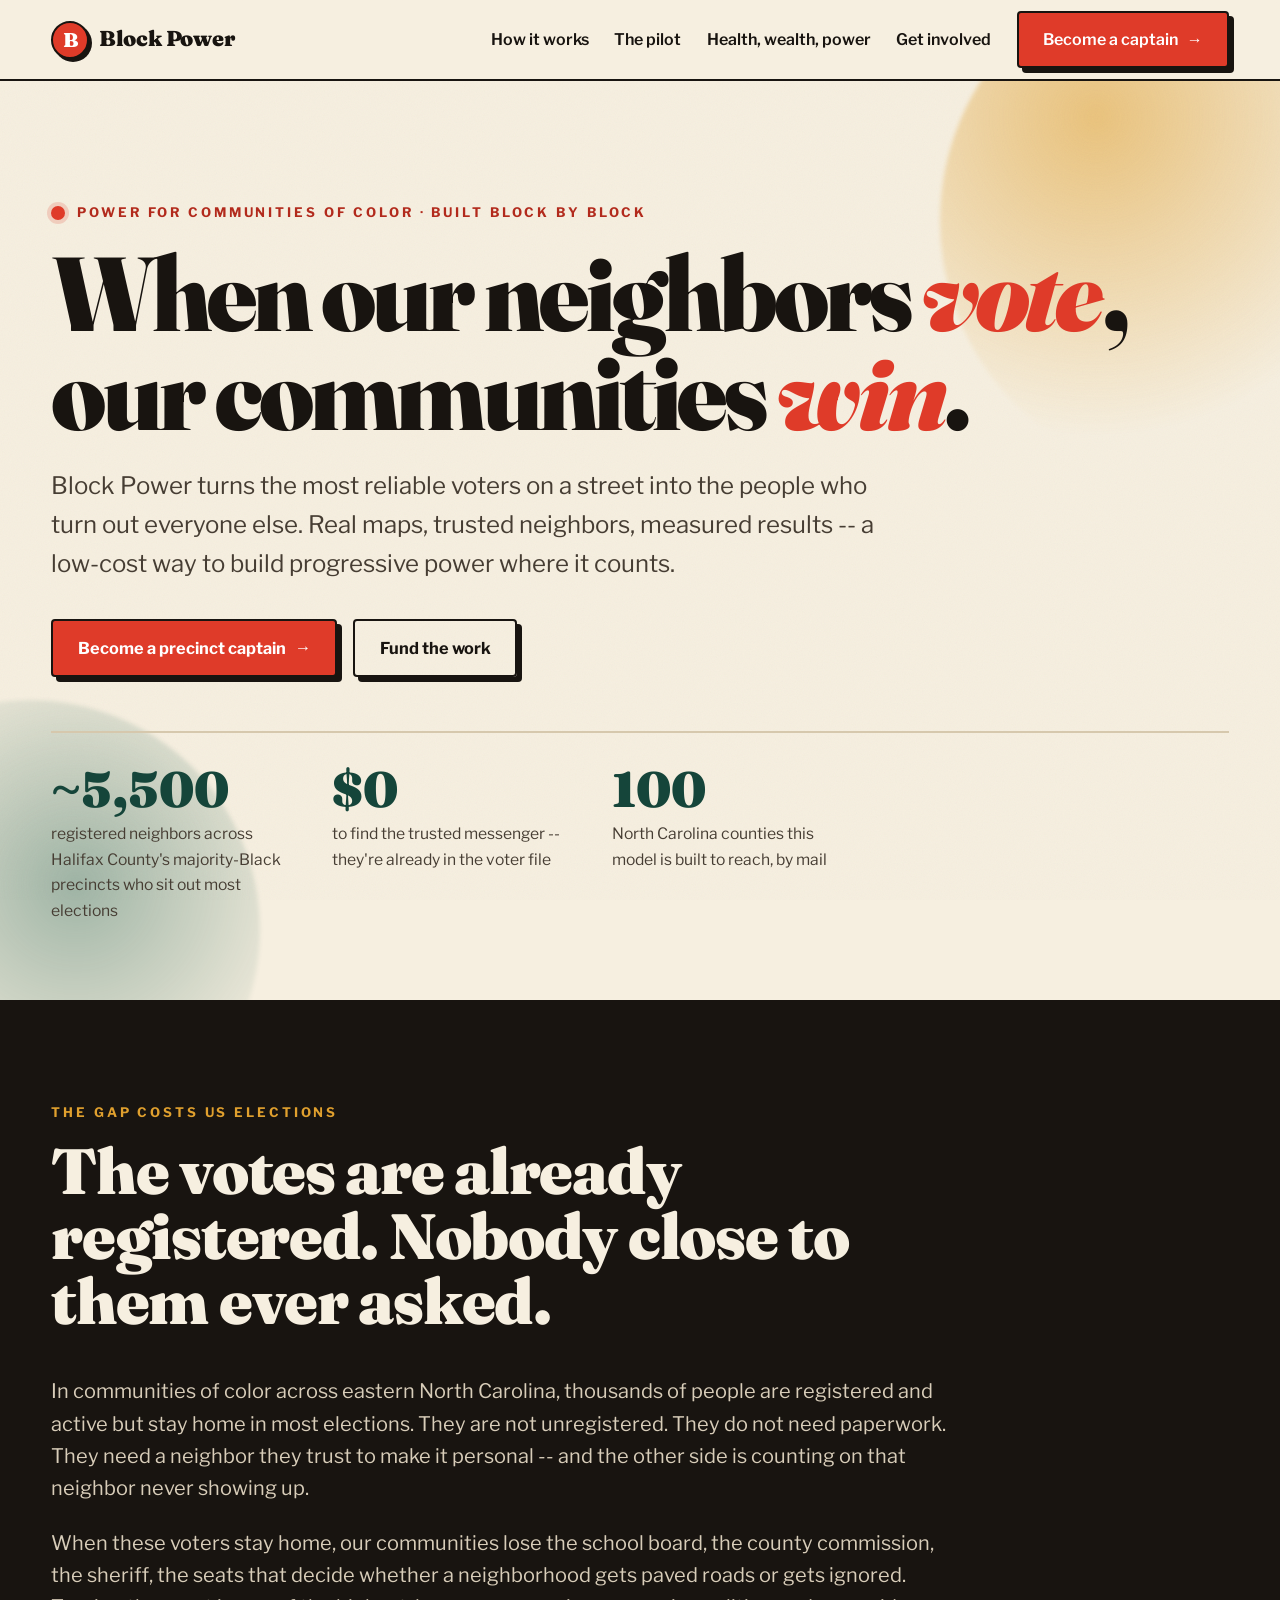
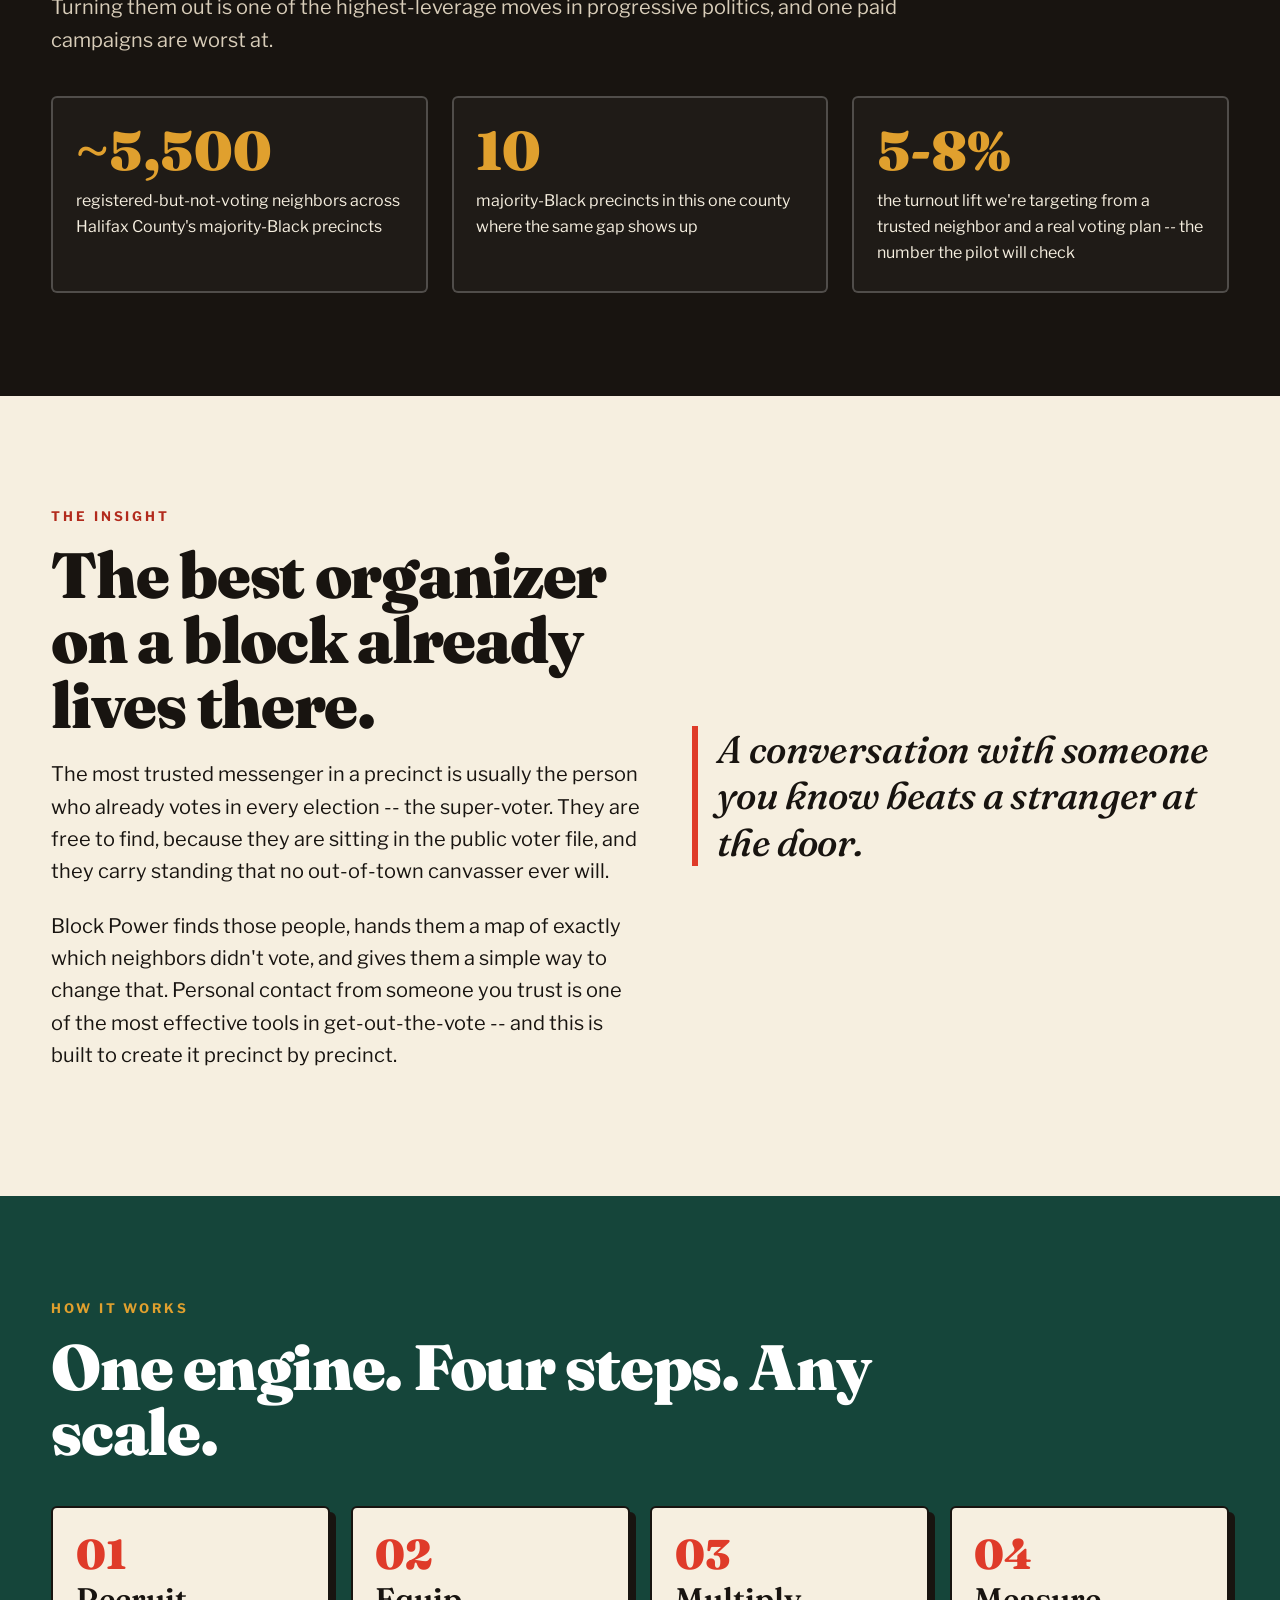
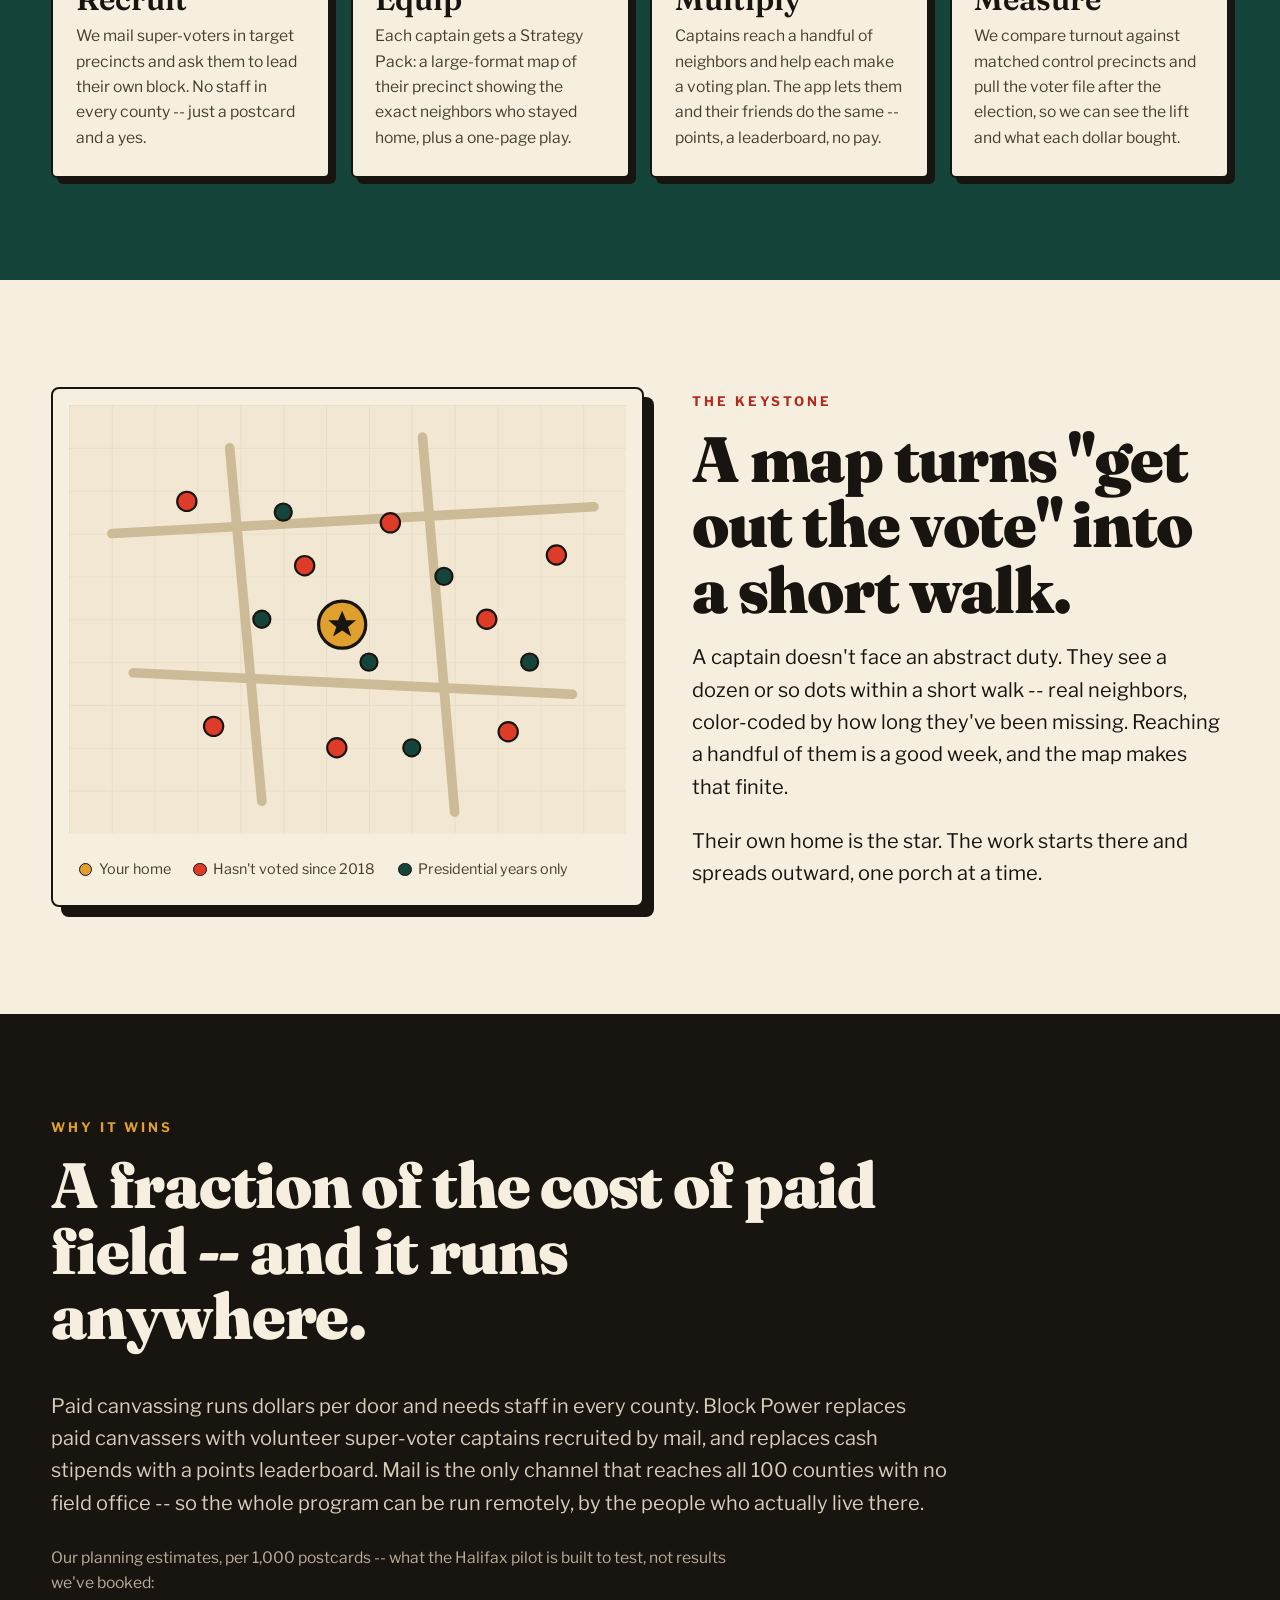
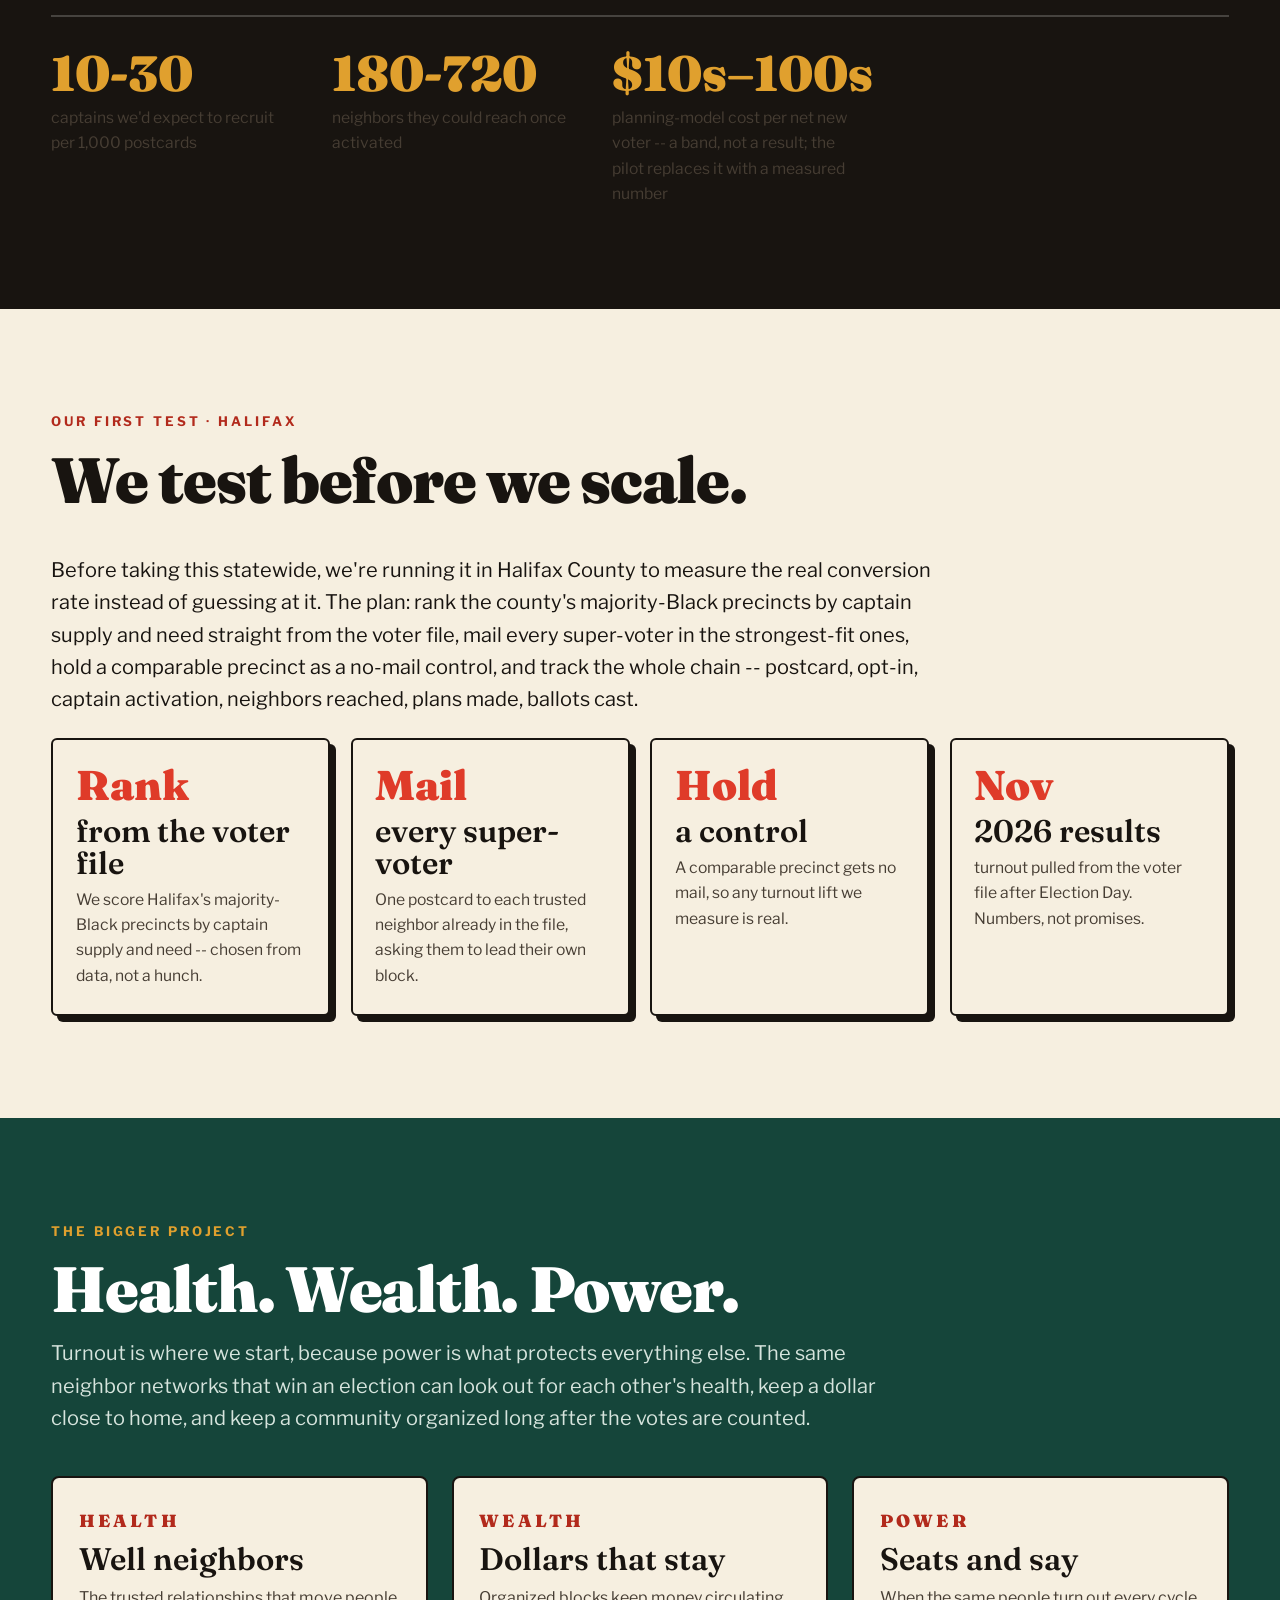
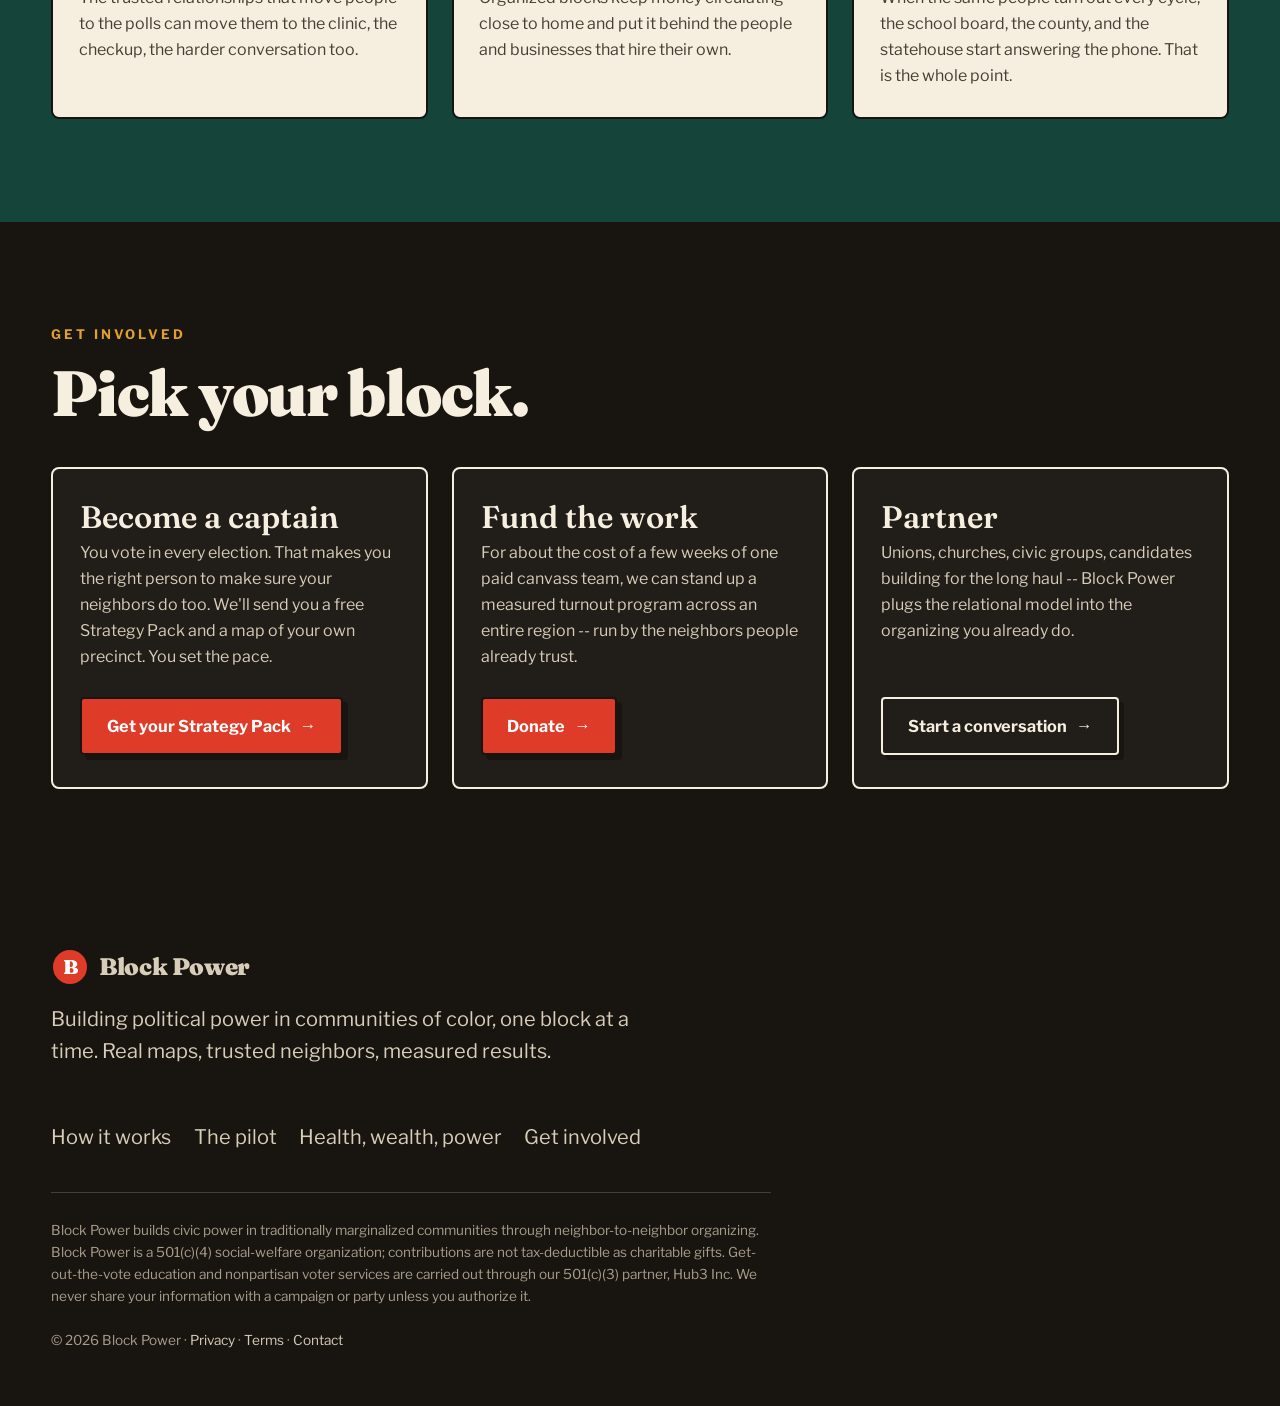
<file: index.html>
<!DOCTYPE html>
<html lang="en">
<head>
<meta charset="UTF-8" />
<meta name="viewport" content="width=device-width, initial-scale=1.0" />
<title>Block Power -- Build power, one block at a time</title>
<meta name="description" content="Block Power turns the most reliable voters in a neighborhood into the people who turn out everyone else. Precinct captains, real maps, measured results -- building political power in communities of color, block by block." />
<link rel="preconnect" href="https://fonts.googleapis.com" />
<link rel="preconnect" href="https://fonts.gstatic.com" crossorigin />
<link href="https://fonts.googleapis.com/css2?family=Fraunces:ital,opsz,wght@0,9..144,400;0,9..144,600;0,9..144,900;1,9..144,500&family=Libre+Franklin:wght@400;500;600;700&display=swap" rel="stylesheet" />
<style>
  :root {
    --paper: #f6efe0;
    --paper-2: #efe5d2;
    --ink: #181410;
    --ink-soft: #463d33;
    --power: #df3b29;        /* organizing vermilion */
    --power-deep: #b22a1c;
    --green: #15453a;        /* rootedness */
    --green-soft: #1f5e4f;
    --gold: #e0a02e;
    --line: #d6c8ad;
    --max: 1180px;
    --r: 4px;
  }

  * { box-sizing: border-box; }
  html { scroll-behavior: smooth; }
  body {
    margin: 0;
    background: var(--paper);
    color: var(--ink);
    font-family: "Libre Franklin", system-ui, sans-serif;
    font-size: 20px;            /* large base for low-vision legibility */
    line-height: 1.62;
    -webkit-font-smoothing: antialiased;
    overflow-x: hidden;
  }

  /* paper grain */
  body::before {
    content: "";
    position: fixed;
    inset: 0;
    pointer-events: none;
    z-index: 1;
    opacity: 0.05;
    mix-blend-mode: multiply;
    background-image: url("data:image/svg+xml,%3Csvg xmlns='http://www.w3.org/2000/svg' width='160' height='160'%3E%3Cfilter id='n'%3E%3CfeTurbulence type='fractalNoise' baseFrequency='0.85' numOctaves='3'/%3E%3C/filter%3E%3Crect width='100%25' height='100%25' filter='url(%23n)'/%3E%3C/svg%3E");
  }

  a { color: inherit; }
  img, svg { max-width: 100%; }

  .wrap { width: min(var(--max), 92vw); margin: 0 auto; position: relative; z-index: 2; }

  .micro {
    font-size: 0.82rem;
    letter-spacing: 0.22em;
    text-transform: uppercase;
    font-weight: 700;
    color: var(--power-deep);
  }

  h1, h2, h3 { font-family: "Fraunces", Georgia, serif; line-height: 1.02; margin: 0; }
  h2 { font-size: clamp(2.2rem, 5.2vw, 4rem); font-weight: 900; letter-spacing: -0.02em; }
  h3 { font-size: clamp(1.4rem, 2.6vw, 1.95rem); font-weight: 600; }
  p { margin: 0 0 1.1em; max-width: 64ch; }

  /* ---------- buttons ---------- */
  .btn {
    display: inline-flex; align-items: center; gap: 0.55em;
    font-family: "Libre Franklin", sans-serif;
    font-weight: 700; font-size: 1.02rem;
    text-decoration: none;
    padding: 0.85em 1.5em;
    border-radius: var(--r);
    border: 2.5px solid var(--ink);
    transition: transform .15s ease, box-shadow .15s ease, background .2s ease, color .2s ease;
    box-shadow: 5px 5px 0 var(--ink);
    background: var(--power); color: #fff; border-color: var(--ink);
  }
  .btn:hover { transform: translate(-2px,-2px); box-shadow: 8px 8px 0 var(--ink); }
  .btn:active { transform: translate(2px,2px); box-shadow: 2px 2px 0 var(--ink); }
  .btn.ghost { background: transparent; color: var(--ink); }
  .btn.ghost:hover { background: var(--ink); color: var(--paper); }
  .btn .arrow { font-family: serif; }

  /* ---------- nav ---------- */
  header.nav {
    position: sticky; top: 0; z-index: 40;
    background: rgba(246,239,224,0.86);
    backdrop-filter: blur(8px);
    border-bottom: 2px solid var(--ink);
  }
  .nav-inner { display: flex; align-items: center; justify-content: space-between; padding: 0.7rem 0; }
  .brand { display: flex; align-items: center; gap: 0.6rem; text-decoration: none; font-weight: 800; }
  .brand .mark {
    width: 38px; height: 38px; border-radius: 50%;
    background: var(--power); border: 2.5px solid var(--ink);
    display: grid; place-items: center; color: #fff; font-family: "Fraunces", serif; font-weight: 900;
    box-shadow: 3px 3px 0 var(--ink);
  }
  .brand .name { font-family: "Fraunces", serif; font-weight: 900; font-size: 1.35rem; letter-spacing: -0.01em; }
  .nav-links { display: flex; align-items: center; gap: 1.6rem; }
  .nav-links a { text-decoration: none; font-weight: 600; font-size: 1rem; }
  .nav-links a.text:hover { color: var(--power-deep); }
  .nav-toggle { display: none; background: none; border: 2.5px solid var(--ink); border-radius: var(--r); font-size: 1.2rem; padding: .3em .55em; cursor: pointer; }

  /* ---------- hero ---------- */
  .hero { position: relative; padding: clamp(3.5rem, 9vw, 7.5rem) 0 clamp(3rem,6vw,5rem); overflow: hidden; }
  .hero .blob {
    position: absolute; z-index: 0; border-radius: 50%; filter: blur(2px);
    opacity: .9;
  }
  .hero .b1 { width: 520px; height: 520px; right: -180px; top: -120px; background: radial-gradient(circle at 30% 30%, var(--gold), transparent 62%); opacity:.55; }
  .hero .b2 { width: 460px; height: 460px; left: -200px; bottom: -160px; background: radial-gradient(circle at 60% 40%, var(--green-soft), transparent 64%); opacity:.4; }

  .eyebrow { display:inline-flex; align-items:center; gap:.6em; margin-bottom: 1.3rem; }
  .eyebrow .dot { width:.7em; height:.7em; border-radius:50%; background:var(--power); box-shadow:0 0 0 4px rgba(223,59,41,.18); }

  .hero h1 {
    font-size: clamp(2.9rem, 8.2vw, 6.6rem);
    font-weight: 900; letter-spacing: -0.035em; line-height: 0.94;
    max-width: 16ch;
  }
  .hero h1 em { font-style: italic; color: var(--power); }
  .hero .lede { font-size: clamp(1.15rem, 2.1vw, 1.5rem); color: var(--ink-soft); max-width: 50ch; margin-top: 1.6rem; }
  .hero .cta-row { display: flex; flex-wrap: wrap; gap: 1rem; margin-top: 2.2rem; }

  .hero-stats { display: flex; flex-wrap: wrap; gap: 2.4rem; margin-top: 3.4rem; padding-top: 2rem; border-top: 2px solid var(--line); }
  .stat .num { font-family: "Fraunces", serif; font-weight: 900; font-size: clamp(2.2rem,4vw,3.1rem); line-height: 1; color: var(--green); }
  .stat .lab { font-size: .98rem; color: var(--ink-soft); max-width: 22ch; margin-top: .4rem; }

  /* reveal animation */
  .rise { opacity: 0; transform: translateY(26px); }
  .show .rise, .hero .rise { animation: rise .8s cubic-bezier(.2,.7,.2,1) forwards; }
  .hero .rise { opacity: 0; }
  .d1{animation-delay:.05s} .d2{animation-delay:.18s} .d3{animation-delay:.32s}
  .d4{animation-delay:.46s} .d5{animation-delay:.6s} .d6{animation-delay:.74s}
  @keyframes rise { to { opacity: 1; transform: none; } }
  @media (prefers-reduced-motion: reduce){ .rise{opacity:1!important;transform:none!important;animation:none!important} }

  /* ---------- sections ---------- */
  section { padding: clamp(3.5rem, 8vw, 6.5rem) 0; position: relative; }
  .sec-head { max-width: 60ch; margin-bottom: 2.6rem; }
  .sec-head .micro { display:block; margin-bottom: .9rem; }

  .dark { background: var(--ink); color: var(--paper); }
  .dark .micro { color: var(--gold); }
  .dark h2 { color: var(--paper); }
  .dark p { color: #d8cdb9; }
  .dark .stat .num { color: var(--gold); }

  .green-sec { background: var(--green); color: var(--paper); }
  .green-sec .micro { color: var(--gold); }
  .green-sec h2, .green-sec h3 { color: #fff; }
  .green-sec p { color: #d6e4dd; }

  /* gap stats band */
  .bigfacts { display: grid; grid-template-columns: repeat(3, 1fr); gap: 1.5rem; margin-top: 2.5rem; }
  .fact { border: 2px solid rgba(255,255,255,.22); border-radius: 6px; padding: 1.6rem 1.4rem; background: rgba(255,255,255,.03); }
  .fact .n { font-family:"Fraunces",serif; font-weight:900; font-size: clamp(2.4rem,5vw,3.4rem); color: var(--gold); line-height:1; }
  .fact .t { margin-top:.6rem; font-size:1rem; }

  /* steps */
  .steps { display: grid; grid-template-columns: repeat(4, 1fr); gap: 1.3rem; }
  .step { background: var(--paper); border: 2.5px solid var(--ink); border-radius: 6px; padding: 1.6rem 1.4rem; box-shadow: 6px 6px 0 var(--ink); }
  .step .k { font-family:"Fraunces",serif; font-weight:900; font-size: 2.6rem; color: var(--power); line-height: 1; }
  .step h3 { margin: .5rem 0 .5rem; color: var(--ink); }
  .step p { font-size: .98rem; color: var(--ink-soft); margin: 0; }

  /* map keystone */
  .keystone { display: grid; grid-template-columns: 1.05fr .95fr; gap: 3rem; align-items: center; }
  .map-card { background: var(--paper); border: 2.5px solid var(--ink); border-radius: 8px; box-shadow: 10px 10px 0 var(--ink); padding: 1rem; }
  .map-legend { display:flex; gap:1.4rem; flex-wrap:wrap; margin-top:.7rem; padding:.2rem .6rem .5rem; font-size:.9rem; color:var(--ink-soft); }
  .lg { display:inline-flex; align-items:center; gap:.45em; }
  .swatch{ width:.95em;height:.95em;border-radius:50%; border:1.5px solid var(--ink);}

  /* pillars */
  .pillars { display:grid; grid-template-columns: repeat(3,1fr); gap:1.5rem; }
  .pillar { padding:1.8rem 1.6rem; border-radius:8px; border:2.5px solid var(--ink); background:var(--paper); }
  .pillar .ic { font-family:"Fraunces",serif; font-weight:900; font-size:1.1rem; letter-spacing:.18em; text-transform:uppercase; color:var(--power-deep); }
  .pillar h3{ margin:.5rem 0 .6rem; color: var(--ink);}
  .pillar p{ font-size:1rem; color:var(--ink-soft); margin:0;}

  /* involve cards */
  .involve { display:grid; grid-template-columns: repeat(3,1fr); gap:1.5rem; }
  .card { border:2.5px solid var(--paper); border-radius:8px; padding:2rem 1.7rem; background: rgba(255,255,255,.04); display:flex; flex-direction:column; }
  .card h3{ margin-bottom:.5rem;}
  .card p{ flex:1; font-size:1rem;}
  .card .btn{ align-self:flex-start; margin-top:.6rem; }

  blockquote.pull {
    font-family:"Fraunces",serif; font-weight:500; font-style:italic;
    font-size: clamp(1.5rem,3.4vw,2.4rem); line-height:1.22; letter-spacing:-.01em;
    max-width: 22ch; margin:0; color: var(--ink);
    border-left: 6px solid var(--power); padding-left: 1.2rem;
  }
  .dark blockquote.pull { color: var(--paper); }

  /* footer */
  footer { background: var(--ink); color: var(--paper); padding: 3.5rem 0 2.5rem; }
  .foot-grid { display:flex; flex-wrap:wrap; justify-content:space-between; gap:2rem; align-items:flex-start; }
  footer a { color: #d8cdb9; text-decoration: none; }
  footer a:hover { color: var(--gold); }
  .foot-links { display:flex; gap:1.4rem; flex-wrap:wrap; }
  .legal { margin-top:2.4rem; padding-top:1.6rem; border-top:1px solid rgba(255,255,255,.18); font-size:.85rem; color:#a99e8c; max-width: 80ch; }

  /* responsive */
  @media (max-width: 900px){
    .steps{ grid-template-columns: repeat(2,1fr);}
    .bigfacts{ grid-template-columns:1fr; }
    .keystone{ grid-template-columns:1fr; gap:2rem;}
    .pillars, .involve{ grid-template-columns:1fr;}
  }
  @media (max-width: 680px){
    body{ font-size:19px;}
    .nav-links{ position:absolute; top:100%; right:0; left:0; flex-direction:column; align-items:flex-start;
      gap:1rem; background:var(--paper); border-bottom:2px solid var(--ink); padding:1.2rem 4vw; display:none;}
    .nav-links.open{ display:flex;}
    .nav-links .btn{ width:100%; justify-content:center;}
    .nav-toggle{ display:block;}
    .hero-stats{ gap:1.6rem;}
    .steps{ grid-template-columns:1fr;}
  }
</style>
<!-- Hotjar Tracking Code for Block Power -->
<script>
    (function(h,o,t,j,a,r){
        h.hj=h.hj||function(){(h.hj.q=h.hj.q||[]).push(arguments)};
        h._hjSettings={hjid:6855567,hjsv:6};
        a=o.getElementsByTagName('head')[0];
        r=o.createElement('script');r.async=1;
        r.src=t+h._hjSettings.hjid+j+h._hjSettings.hjsv;
        a.appendChild(r);
    })(window,document,'https://static.hotjar.com/c/hotjar-','.js?sv=');
</script>
</head>
<body>

<header class="nav">
  <div class="wrap nav-inner">
    <a class="brand" href="#top" aria-label="Block Power home">
      <span class="mark">B</span>
      <span class="name">Block&nbsp;Power</span>
    </a>
    <button class="nav-toggle" aria-label="Menu" onclick="document.getElementById('navlinks').classList.toggle('open')">☰</button>
    <nav class="nav-links" id="navlinks">
      <a class="text" href="#how">How it works</a>
      <a class="text" href="#proof">The pilot</a>
      <a class="text" href="#power">Health, wealth, power</a>
      <a class="text" href="#join">Get involved</a>
      <a class="btn" href="#join">Become a captain <span class="arrow">→</span></a>
    </nav>
  </div>
</header>

<a id="top"></a>

<!-- ===================== HERO ===================== -->
<section class="hero">
  <span class="blob b1"></span>
  <span class="blob b2"></span>
  <div class="wrap">
    <span class="eyebrow rise d1"><span class="dot"></span><span class="micro">Power for communities of color · built block by block</span></span>
    <h1 class="rise d2">When our neighbors <em>vote</em>, our communities <em>win</em>.</h1>
    <p class="lede rise d3">Block Power turns the most reliable voters on a street into the people who turn out everyone else. Real maps, trusted neighbors, measured results -- a low-cost way to build progressive power where it counts.</p>
    <div class="cta-row rise d4">
      <a class="btn" href="#join">Become a precinct captain <span class="arrow">→</span></a>
      <a class="btn ghost" href="#fund">Fund the work</a>
    </div>

    <div class="hero-stats rise d5">
      <div class="stat"><div class="num">~5,500</div><div class="lab">registered neighbors across Halifax County's majority-Black precincts who sit out most elections</div></div>
      <div class="stat"><div class="num">$0</div><div class="lab">to find the trusted messenger -- they're already in the voter file</div></div>
      <div class="stat"><div class="num">100</div><div class="lab">North Carolina counties this model is built to reach, by mail</div></div>
    </div>
  </div>
</section>

<!-- ===================== THE GAP (dark) ===================== -->
<section class="dark" id="gap">
  <div class="wrap reveal">
    <div class="sec-head rise">
      <span class="micro">The gap costs us elections</span>
      <h2>The votes are already registered. Nobody close to them ever asked.</h2>
    </div>
    <p class="rise">In communities of color across eastern North Carolina, thousands of people are registered and active but stay home in most elections. They are not unregistered. They do not need paperwork. They need a neighbor they trust to make it personal -- and the other side is counting on that neighbor never showing up.</p>
    <p class="rise">When these voters stay home, our communities lose the school board, the county commission, the sheriff, the seats that decide whether a neighborhood gets paved roads or gets ignored. Turning them out is one of the highest-leverage moves in progressive politics, and one paid campaigns are worst at.</p>
    <div class="bigfacts">
      <div class="fact rise d1"><div class="n">~5,500</div><div class="t">registered-but-not-voting neighbors across Halifax County's majority-Black precincts</div></div>
      <div class="fact rise d2"><div class="n">10</div><div class="t">majority-Black precincts in this one county where the same gap shows up</div></div>
      <div class="fact rise d3"><div class="n">5-8%</div><div class="t">the turnout lift we're targeting from a trusted neighbor and a real voting plan -- the number the pilot will check</div></div>
    </div>
  </div>
</section>

<!-- ===================== INSIGHT ===================== -->
<section id="insight">
  <div class="wrap reveal">
    <div class="keystone">
      <div class="rise">
        <span class="micro">The insight</span>
        <h2 style="margin:.7rem 0 1.3rem;">The best organizer on a block already lives there.</h2>
        <p>The most trusted messenger in a precinct is usually the person who already votes in every election -- the super-voter. They are free to find, because they are sitting in the public voter file, and they carry standing that no out-of-town canvasser ever will.</p>
        <p>Block Power finds those people, hands them a map of exactly which neighbors didn't vote, and gives them a simple way to change that. Personal contact from someone you trust is one of the most effective tools in get-out-the-vote -- and this is built to create it precinct by precinct.</p>
      </div>
      <blockquote class="pull rise d2">A conversation with someone you know beats a stranger at the door.</blockquote>
    </div>
  </div>
</section>

<!-- ===================== HOW IT WORKS ===================== -->
<section class="green-sec" id="how">
  <div class="wrap reveal">
    <div class="sec-head rise">
      <span class="micro">How it works</span>
      <h2>One engine. Four steps. Any scale.</h2>
    </div>
    <div class="steps">
      <div class="step rise d1"><div class="k">01</div><h3>Recruit</h3><p>We mail super-voters in target precincts and ask them to lead their own block. No staff in every county -- just a postcard and a yes.</p></div>
      <div class="step rise d2"><div class="k">02</div><h3>Equip</h3><p>Each captain gets a Strategy Pack: a large-format map of their precinct showing the exact neighbors who stayed home, plus a one-page play.</p></div>
      <div class="step rise d3"><div class="k">03</div><h3>Multiply</h3><p>Captains reach a handful of neighbors and help each make a voting plan. The app lets them and their friends do the same -- points, a leaderboard, no pay.</p></div>
      <div class="step rise d4"><div class="k">04</div><h3>Measure</h3><p>We compare turnout against matched control precincts and pull the voter file after the election, so we can see the lift and what each dollar bought.</p></div>
    </div>
  </div>
</section>

<!-- ===================== MAP KEYSTONE ===================== -->
<section id="map">
  <div class="wrap reveal">
    <div class="keystone">
      <div class="map-card rise">
        <svg viewBox="0 0 520 400" role="img" aria-label="Sample precinct map showing the captain's home as a star and neighbors who did not vote as colored dots">
          <defs>
            <pattern id="grid" width="40" height="40" patternUnits="userSpaceOnUse">
              <path d="M40 0H0V40" fill="none" stroke="#e3d6ba" stroke-width="1"/>
            </pattern>
          </defs>
          <rect width="520" height="400" fill="#f1e7d2"/>
          <rect width="520" height="400" fill="url(#grid)"/>
          <!-- streets -->
          <g stroke="#cdbb98" stroke-width="9" stroke-linecap="round">
            <line x1="40" y1="120" x2="490" y2="95"/>
            <line x1="60" y1="250" x2="470" y2="270"/>
            <line x1="150" y1="40" x2="180" y2="370"/>
            <line x1="330" y1="30" x2="360" y2="380"/>
          </g>
          <!-- tier 1 (never voted) -->
          <g fill="#df3b29" stroke="#181410" stroke-width="2">
            <circle cx="110" cy="90" r="9"/><circle cx="220" cy="150" r="9"/>
            <circle cx="300" cy="110" r="9"/><circle cx="390" cy="200" r="9"/>
            <circle cx="135" cy="300" r="9"/><circle cx="410" cy="305" r="9"/>
            <circle cx="250" cy="320" r="9"/><circle cx="455" cy="140" r="9"/>
          </g>
          <!-- tier 2 (presidential only) -->
          <g fill="#15453a" stroke="#181410" stroke-width="2">
            <circle cx="180" cy="200" r="8"/><circle cx="280" cy="240" r="8"/>
            <circle cx="350" cy="160" r="8"/><circle cx="200" cy="100" r="8"/>
            <circle cx="430" cy="240" r="8"/><circle cx="320" cy="320" r="8"/>
          </g>
          <!-- captain star -->
          <g transform="translate(255,205)">
            <circle r="22" fill="#e0a02e" stroke="#181410" stroke-width="3"/>
            <path d="M0,-13 L3.8,-4 13,-4 5.5,2.2 8.5,11 0,5.5 -8.5,11 -5.5,2.2 -13,-4 -3.8,-4 Z" fill="#181410"/>
          </g>
        </svg>
        <div class="map-legend">
          <span class="lg"><span class="swatch" style="background:var(--gold)"></span> Your home</span>
          <span class="lg"><span class="swatch" style="background:var(--power)"></span> Hasn't voted since 2018</span>
          <span class="lg"><span class="swatch" style="background:var(--green)"></span> Presidential years only</span>
        </div>
      </div>
      <div class="rise d2">
        <span class="micro">The keystone</span>
        <h2 style="margin:.7rem 0 1.2rem;">A map turns "get out the vote" into a short walk.</h2>
        <p>A captain doesn't face an abstract duty. They see a dozen or so dots within a short walk -- real neighbors, color-coded by how long they've been missing. Reaching a handful of them is a good week, and the map makes that finite.</p>
        <p>Their own home is the star. The work starts there and spreads outward, one porch at a time.</p>
      </div>
    </div>
  </div>
</section>

<!-- ===================== WHY IT WINS (dark) ===================== -->
<section class="dark" id="why">
  <div class="wrap reveal">
    <div class="sec-head rise">
      <span class="micro">Why it wins</span>
      <h2>A fraction of the cost of paid field -- and it runs anywhere.</h2>
    </div>
    <p class="rise">Paid canvassing runs dollars per door and needs staff in every county. Block Power replaces paid canvassers with volunteer super-voter captains recruited by mail, and replaces cash stipends with a points leaderboard. Mail is the only channel that reaches all 100 counties with no field office -- so the whole program can be run remotely, by the people who actually live there.</p>
    <p class="rise" style="margin-top:1.6rem; font-size:.98rem; color:#b9ad99;">Our planning estimates, per 1,000 postcards -- what the Halifax pilot is built to test, not results we've booked:</p>
    <div class="hero-stats" style="border-top-color:rgba(255,255,255,.2); margin-top:1.2rem;">
      <div class="stat rise d1"><div class="num">10-30</div><div class="lab">captains we'd expect to recruit per 1,000 postcards</div></div>
      <div class="stat rise d2"><div class="num">180-720</div><div class="lab">neighbors they could reach once activated</div></div>
      <div class="stat rise d3"><div class="num">$10s&ndash;100s</div><div class="lab">planning-model cost per net new voter -- a band, not a result; the pilot replaces it with a measured number</div></div>
    </div>
  </div>
</section>

<!-- ===================== PROOF ===================== -->
<section id="proof">
  <div class="wrap reveal">
    <div class="sec-head rise">
      <span class="micro">Our first test · Halifax</span>
      <h2>We test before we scale.</h2>
    </div>
    <p class="rise">Before taking this statewide, we're running it in Halifax County to measure the real conversion rate instead of guessing at it. The plan: rank the county's majority-Black precincts by captain supply and need straight from the voter file, mail every super-voter in the strongest-fit ones, hold a comparable precinct as a no-mail control, and track the whole chain -- postcard, opt-in, captain activation, neighbors reached, plans made, ballots cast.</p>
    <div class="steps" style="margin-top:1rem;">
      <div class="step rise d1"><div class="k">Rank</div><h3>from the voter file</h3><p>We score Halifax's majority-Black precincts by captain supply and need -- chosen from data, not a hunch.</p></div>
      <div class="step rise d2"><div class="k">Mail</div><h3>every super-voter</h3><p>One postcard to each trusted neighbor already in the file, asking them to lead their own block.</p></div>
      <div class="step rise d3"><div class="k">Hold</div><h3>a control</h3><p>A comparable precinct gets no mail, so any turnout lift we measure is real.</p></div>
      <div class="step rise d4"><div class="k">Nov</div><h3>2026 results</h3><p>turnout pulled from the voter file after Election Day. Numbers, not promises.</p></div>
    </div>
  </div>
</section>

<!-- ===================== HEALTH WEALTH POWER ===================== -->
<section class="green-sec" id="power">
  <div class="wrap reveal">
    <div class="sec-head rise">
      <span class="micro">The bigger project</span>
      <h2>Health. Wealth. Power.</h2>
      <p style="margin-top:1rem;">Turnout is where we start, because power is what protects everything else. The same neighbor networks that win an election can look out for each other's health, keep a dollar close to home, and keep a community organized long after the votes are counted.</p>
    </div>
    <div class="pillars">
      <div class="pillar rise d1"><div class="ic">Health</div><h3>Well neighbors</h3><p>The trusted relationships that move people to the polls can move them to the clinic, the checkup, the harder conversation too.</p></div>
      <div class="pillar rise d2"><div class="ic">Wealth</div><h3>Dollars that stay</h3><p>Organized blocks keep money circulating close to home and put it behind the people and businesses that hire their own.</p></div>
      <div class="pillar rise d3"><div class="ic">Power</div><h3>Seats and say</h3><p>When the same people turn out every cycle, the school board, the county, and the statehouse start answering the phone. That is the whole point.</p></div>
    </div>
  </div>
</section>

<!-- ===================== GET INVOLVED (dark) ===================== -->
<section class="dark" id="join">
  <div class="wrap reveal">
    <div class="sec-head rise">
      <span class="micro">Get involved</span>
      <h2>Pick your block.</h2>
    </div>
    <div class="involve">
      <div class="card rise d1">
        <h3>Become a captain</h3>
        <p>You vote in every election. That makes you the right person to make sure your neighbors do too. We'll send you a free Strategy Pack and a map of your own precinct. You set the pace.</p>
        <a class="btn" href="https://o4ltnhc1g3t.typeform.com/to/yUQCu040" data-tf-popup="yUQCu040" data-tf-size="100" data-tf-on-ready="bpPackOpened" data-tf-on-submit="bpPackSubmitted" target="_blank" rel="noopener">Get your Strategy Pack <span class="arrow">→</span></a>
      </div>
      <div class="card rise d2" id="fund">
        <h3>Fund the work</h3>
        <p>For about the cost of a few weeks of one paid canvass team, we can stand up a measured turnout program across an entire region -- run by the neighbors people already trust.</p>
        <a class="btn" href="https://donate.stripe.com/14A00j5s2aKO1LU7Ze5sA02?client_reference_id=site_donate_button" target="_blank" rel="noopener">Donate <span class="arrow">→</span></a>
      </div>
      <div class="card rise d3">
        <h3>Partner</h3>
        <p>Unions, churches, civic groups, candidates building for the long haul -- Block Power plugs the relational model into the organizing you already do.</p>
        <a class="btn ghost" style="border-color:var(--paper); color:var(--paper);" href="#contact">Start a conversation <span class="arrow">→</span></a>
      </div>
    </div>
  </div>
</section>

<!-- ===================== FOOTER ===================== -->
<footer id="contact">
  <div class="wrap">
    <div class="foot-grid">
      <div>
        <a class="brand" href="#top" style="margin-bottom:1rem;">
          <span class="mark">B</span><span class="name" style="font-size:1.5rem;">Block Power</span>
        </a>
        <p style="color:#d8cdb9; max-width:42ch; margin-top:1rem;">Building political power in communities of color, one block at a time. Real maps, trusted neighbors, measured results.</p>
      </div>
      <div class="foot-links">
        <a href="#how">How it works</a>
        <a href="#proof">The pilot</a>
        <a href="#power">Health, wealth, power</a>
        <a href="#join">Get involved</a>
      </div>
    </div>
    <p class="legal">
      Block Power builds civic power in traditionally marginalized communities through neighbor-to-neighbor organizing. Block Power is a 501(c)(4) social-welfare organization; contributions are not tax-deductible as charitable gifts. Get-out-the-vote education and nonpartisan voter services are carried out through our 501(c)(3) partner, Hub3 Inc. We never share your information with a campaign or party unless you authorize it.
      <br /><br />
      © 2026 Block Power · <a href="/privacy/">Privacy</a> · <a href="/terms/">Terms</a> · <a href="#contact">Contact</a>
    </p>
  </div>
</footer>

<script>
  // scroll reveal
  var obs = new IntersectionObserver(function(entries){
    entries.forEach(function(e){ if(e.isIntersecting){ e.target.classList.add('show'); obs.unobserve(e.target); } });
  }, { threshold: 0.12 });
  document.querySelectorAll('.reveal').forEach(function(el){ obs.observe(el); });

  // close mobile nav on link click
  document.querySelectorAll('#navlinks a').forEach(function(a){
    a.addEventListener('click', function(){ document.getElementById('navlinks').classList.remove('open'); });
  });
</script>
<script>
  // Hotjar events: name the moments worth filtering recordings and funnels by.
  // Clicks, sections seen and scroll depth only -- never anything a visitor types.
  (function(){
    var sent = {};
    var ev = function(name, once){
      if (once) { if (sent[name]) return; sent[name] = 1; }
      try { window.hj('event', name); } catch (e) {}
    };
    // Typeform popup callbacks (named in data-tf-on-ready / data-tf-on-submit).
    window.bpPackOpened = function(){ ev('strategy_pack_form_opened'); };
    window.bpPackSubmitted = function(){ ev('strategy_pack_submitted'); };

    document.addEventListener('click', function(e){
      var a = e.target.closest && e.target.closest('a');
      if (!a) return;
      var href = a.getAttribute('href') || '';
      if (href.indexOf('donate.stripe.com') !== -1) ev('donate_click');
      else if (href.indexOf('typeform.com') !== -1) ev('strategy_pack_click');
      else if (href === '#join') ev('captain_cta_click');
      else if (href === '#fund') ev('fund_cta_click');
      else if (href === '#contact') ev('contact_cta_click');
      else if (href.indexOf('mailto:') === 0) ev('email_click');
      else if (href === '/privacy/' || href === '/terms/') ev('legal_link_click');
      else if (href.charAt(0) === '#') ev('nav_click_' + href.slice(1).replace(/[^a-z0-9]/gi, ''));
    }, true);

    // Which parts of the page were actually seen.
    if ('IntersectionObserver' in window) {
      var seen = new IntersectionObserver(function(entries){
        entries.forEach(function(en){
          if (en.isIntersecting) { ev('section_view_' + en.target.id, true); seen.unobserve(en.target); }
        });
      }, { rootMargin: '-45% 0px -45% 0px' });  // fires when the section crosses mid-screen
      ['gap','insight','how','map','why','proof','power','join','fund','contact'].forEach(function(id){
        var el = document.getElementById(id); if (el) seen.observe(el);
      });
    }

    // Scroll depth and time on page.
    var marks = [25, 50, 75, 100];
    window.addEventListener('scroll', function(){
      var d = document.documentElement;
      var pct = (window.scrollY + window.innerHeight) / d.scrollHeight * 100;
      marks.forEach(function(m){ if (pct >= m - 1) ev('scroll_' + m, true); });
    }, { passive: true });
    [30, 60, 180].forEach(function(s){
      setTimeout(function(){ if (!document.hidden) ev('engaged_' + s + 's', true); }, s * 1000);
    });
  })();
</script>
<script src="https://embed.typeform.com/next/embed.js"></script>
</body>
</html>
</file>
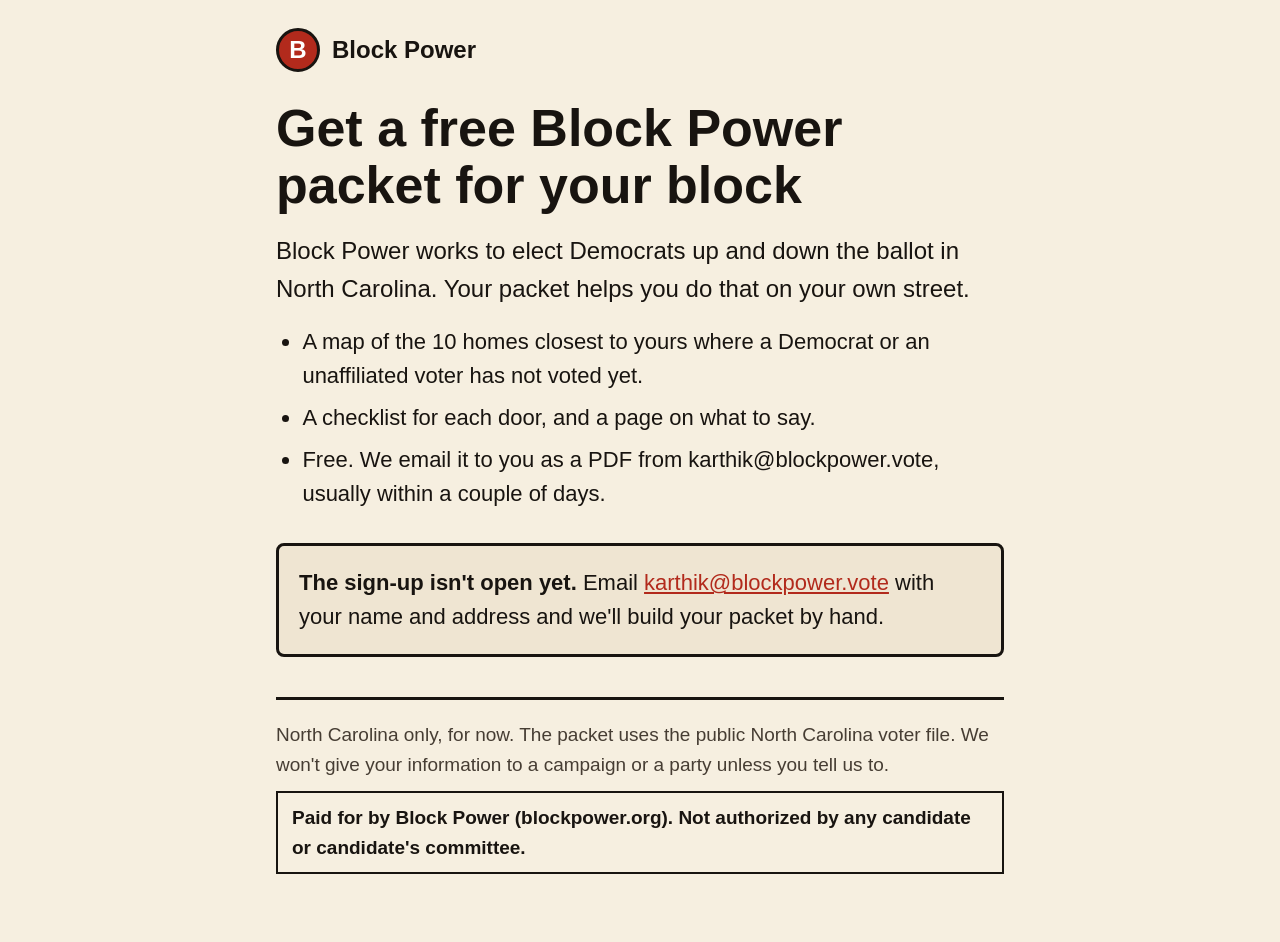
<file: block/index.html>
<!DOCTYPE html>
<html lang="en">
<head>
<meta charset="UTF-8" />
<meta name="viewport" content="width=device-width, initial-scale=1.0" />
<title>Block Power -- Get a packet for your block</title>
<meta name="robots" content="noindex" />
<meta name="description" content="A free Block Power packet for your block in North Carolina: a map of the 10 closest homes where a Democrat or an unaffiliated voter has not voted yet, and what to say at the door." />
<style>
  /* blockpower.org/block (KB, 2026-10-29). Arial only, large type, high contrast:
     KB has low vision, and the people this page is for skew older. Colors are
     index.html's own tokens; every text pair here is at least 7:1 except the
     white-on-red button (6.5:1). */
  :root {
    --paper: #f6efe0;
    --paper-2: #efe5d2;
    --ink: #181410;
    --ink-soft: #463d33;
    --power-deep: #b22a1c;
    --green: #15453a;
    --line: #d6c8ad;
  }
  * { box-sizing: border-box; }
  /* .full-btn sets display:block, which beats the UA's [hidden] rule; without
     this the button showed (linking nowhere) while the form id was unset. */
  [hidden] { display: none !important; }
  html, body { margin: 0; padding: 0; }
  body {
    background: var(--paper);
    color: var(--ink);
    font-family: Arial, Helvetica, sans-serif;
    font-size: 22px;
    line-height: 1.55;
    overflow-wrap: anywhere;
  }
  a { color: var(--power-deep); }
  .page { max-width: 760px; margin: 0 auto; padding: 28px 16px 56px; }
  .brand {
    display: inline-flex; align-items: center; gap: 12px;
    font-weight: 700; font-size: 24px; color: var(--ink); text-decoration: none;
  }
  .brand .mark {
    width: 44px; height: 44px; border-radius: 50%; flex: none;
    background: var(--power-deep); color: #fff; border: 3px solid var(--ink);
    display: grid; place-items: center; font-size: 24px; font-weight: 700;
  }
  h1 { font-size: clamp(34px, 8vw, 52px); line-height: 1.1; margin: 28px 0 18px; }
  .lede { font-size: 24px; margin: 0 0 12px; }
  .facts { margin: 18px 0 8px; padding-left: 1.2em; }
  .facts li { margin: 8px 0; }

  .signup { margin: 32px 0 0; }
  #form-slot {
    width: 100%; height: 640px;
    border: 3px solid var(--ink); border-radius: 8px; background: #fff; overflow: hidden;
  }
  .full-btn {
    display: block; margin: 18px 0 0; padding: 20px 16px; text-align: center;
    font-size: 24px; font-weight: 700; line-height: 1.2; text-decoration: none;
    color: #fff; background: var(--power-deep); border: 3px solid var(--ink); border-radius: 8px;
  }
  .full-btn:hover, .full-btn:focus { background: var(--ink); color: #fff; }
  .full-btn:focus-visible { outline: 4px solid var(--green); outline-offset: 3px; }

  .notice {
    border: 3px solid var(--ink); border-radius: 8px; background: var(--paper-2);
    padding: 20px; margin: 24px 0 0;
  }
  .notice p { margin: 0; }

  .fine {
    margin-top: 40px; padding-top: 20px; border-top: 3px solid var(--ink);
    font-size: 19px; color: var(--ink-soft);
  }
  .fine p { margin: 0 0 12px; }
  .disclaimer {
    display: inline-block; border: 2px solid var(--ink); padding: 10px 14px;
    color: var(--ink); font-weight: 700;
  }

  @media (max-width: 480px) {
    body { font-size: 20px; }
    .lede { font-size: 22px; }
    #form-slot { height: 560px; }
  }
</style>
</head>
<body>
<main class="page">
  <a class="brand" href="/"><span class="mark" aria-hidden="true">B</span><span>Block Power</span></a>

  <h1>Get a free Block Power packet for your block</h1>
  <p class="lede">Block Power works to elect Democrats up and down the ballot in North Carolina.
    Your packet helps you do that on your own street.</p>
  <ul class="facts">
    <li>A map of the 10 homes closest to yours where a Democrat or an unaffiliated voter has not voted yet.</li>
    <li>A checklist for each door, and a page on what to say.</li>
    <li>Free. We email it to you as a PDF from karthik@blockpower.vote, usually within a couple of days.</li>
  </ul>

  <section class="signup" aria-label="Sign up">
    <div id="form-slot" hidden></div>
    <a id="full-btn" class="full-btn" href="#" target="_blank" rel="noopener" hidden>Open the sign-up full screen</a>
    <div id="not-open" class="notice" hidden>
      <p><strong>The sign-up isn't open yet.</strong> Email
        <a href="mailto:karthik@blockpower.vote?subject=Block%20Power%20packet">karthik@blockpower.vote</a>
        with your name and address and we'll build your packet by hand.</p>
    </div>
    <noscript>
      <div class="notice"><p>This sign-up needs JavaScript. Email
        <a href="mailto:karthik@blockpower.vote?subject=Block%20Power%20packet">karthik@blockpower.vote</a>
        with your name and address and we'll build your packet by hand.</p></div>
    </noscript>
  </section>

  <div class="fine">
    <p>North Carolina only, for now. The packet uses the public North Carolina voter file.
      We won't give your information to a campaign or a party unless you tell us to.</p>
    <p class="disclaimer">Paid for by Block Power (blockpower.org). Not authorized by any candidate or candidate's committee.</p>
  </div>
</main>

<script>
// ======================================================================
// FORM_ID -- the ONE place the Block Power sign-up form is named.
// Set it to the Block Power sign-up form's id once that form exists, and run
// its verifier on this page before deploying. Until then the page shows
// "the sign-up isn't open yet" and an email address.
// ======================================================================
const FORM_ID = 'BP_FORM_ID_PLACEHOLDER';

const TYPEFORM_HOST = 'https://o4ltnhc1g3t.typeform.com/to/';

// Optional list tag:
// blockpower.org/block#churchlist -> hidden field source=churchlist.
function readSource() {
  let raw = location.hash.slice(1);
  try { raw = decodeURIComponent(raw); } catch (e) {}
  if (raw.includes('=')) raw = new URLSearchParams(raw).get('source') || '';
  return raw.trim().toLowerCase().replace(/[^a-z0-9_-]/g, '').slice(0, 40);
}

(function () {
  const ready = /^[A-Za-z0-9]{6,12}$/.test(FORM_ID);
  if (!ready) {
    document.getElementById('not-open').hidden = false;
    return;
  }
  const source = readSource();
  const slot = document.getElementById('form-slot');
  slot.hidden = false;
  slot.setAttribute('data-tf-widget', FORM_ID);
  slot.setAttribute('data-tf-opacity', '100');
  slot.setAttribute('data-tf-iframe-props', 'title=Block Power packet sign-up');
  if (source) slot.setAttribute('data-tf-hidden', 'source=' + source);

  // Full screen is easier to read at large zoom than any embed.
  const full = document.getElementById('full-btn');
  full.href = TYPEFORM_HOST + FORM_ID + (source ? '#source=' + source : '');
  full.hidden = false;

  const s = document.createElement('script');
  s.src = 'https://embed.typeform.com/next/embed.js';
  document.body.appendChild(s);
})();
</script>
</body>
</html>
</file>
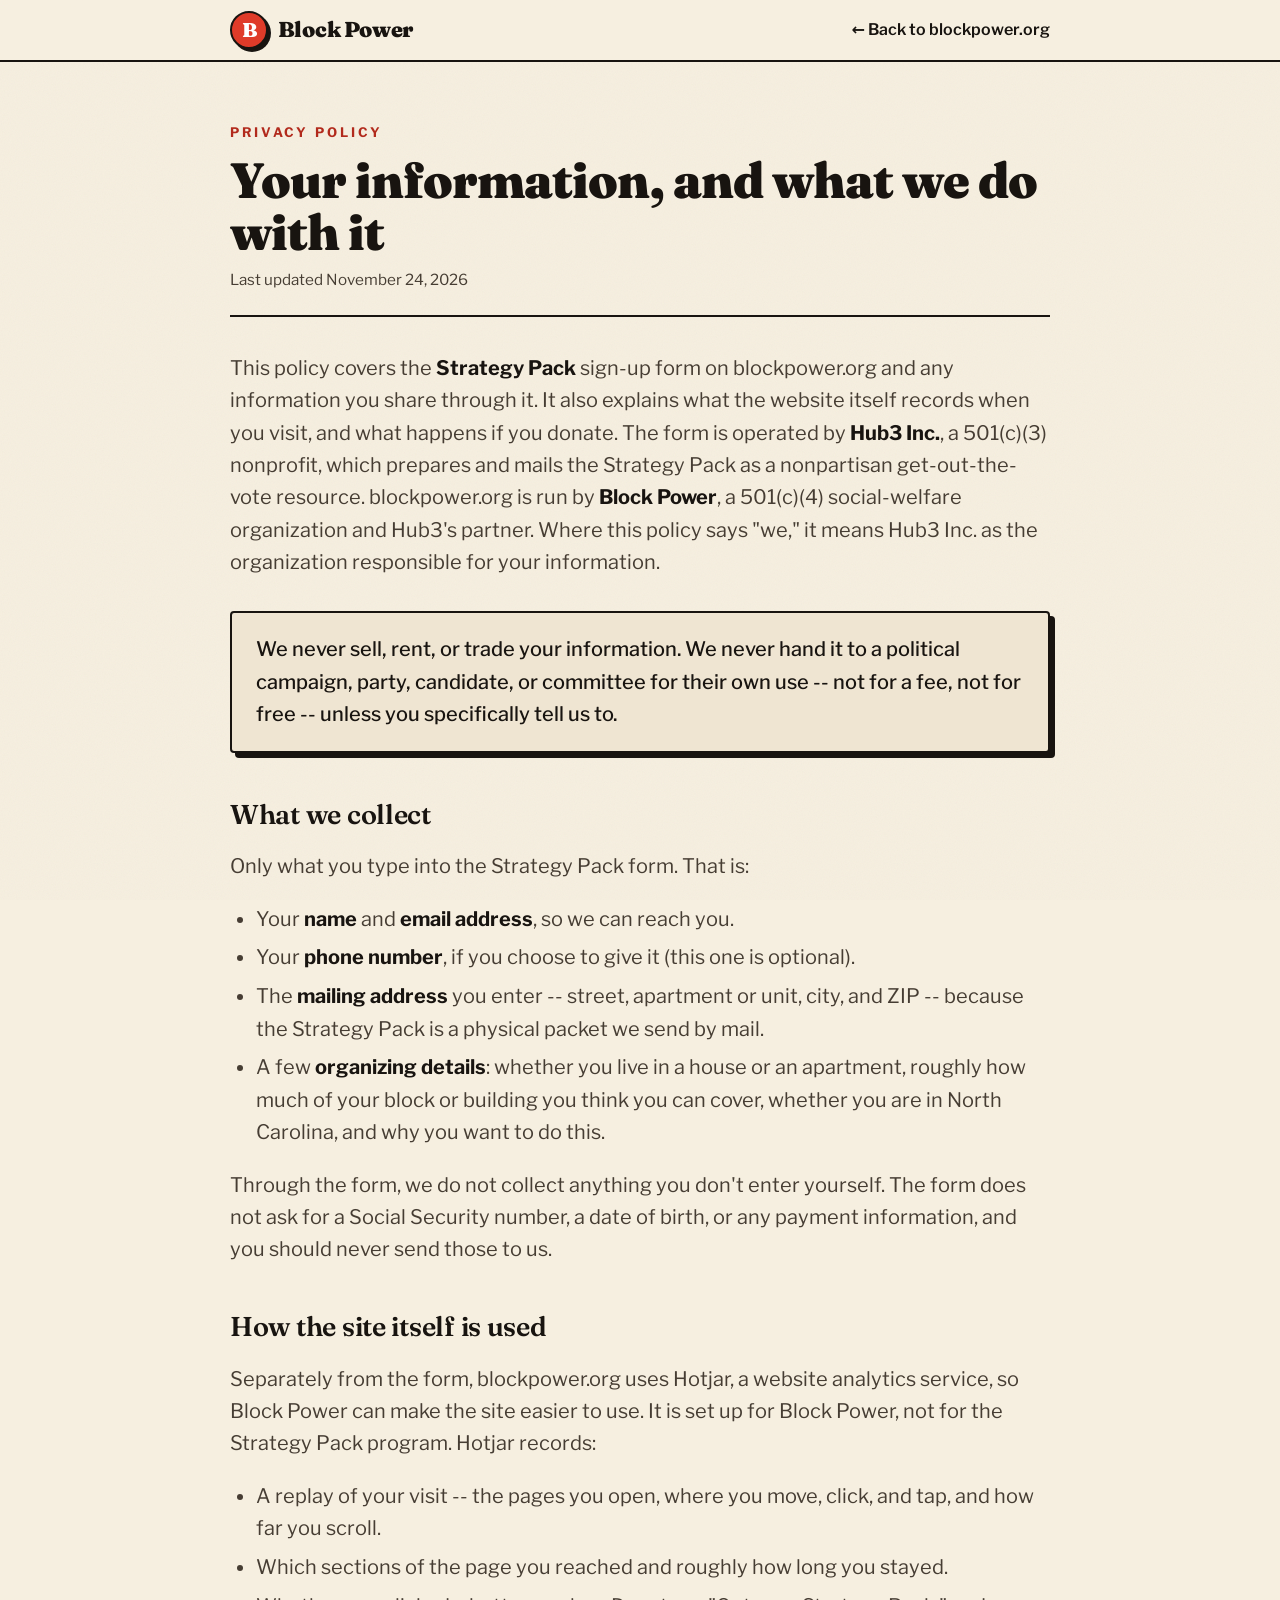
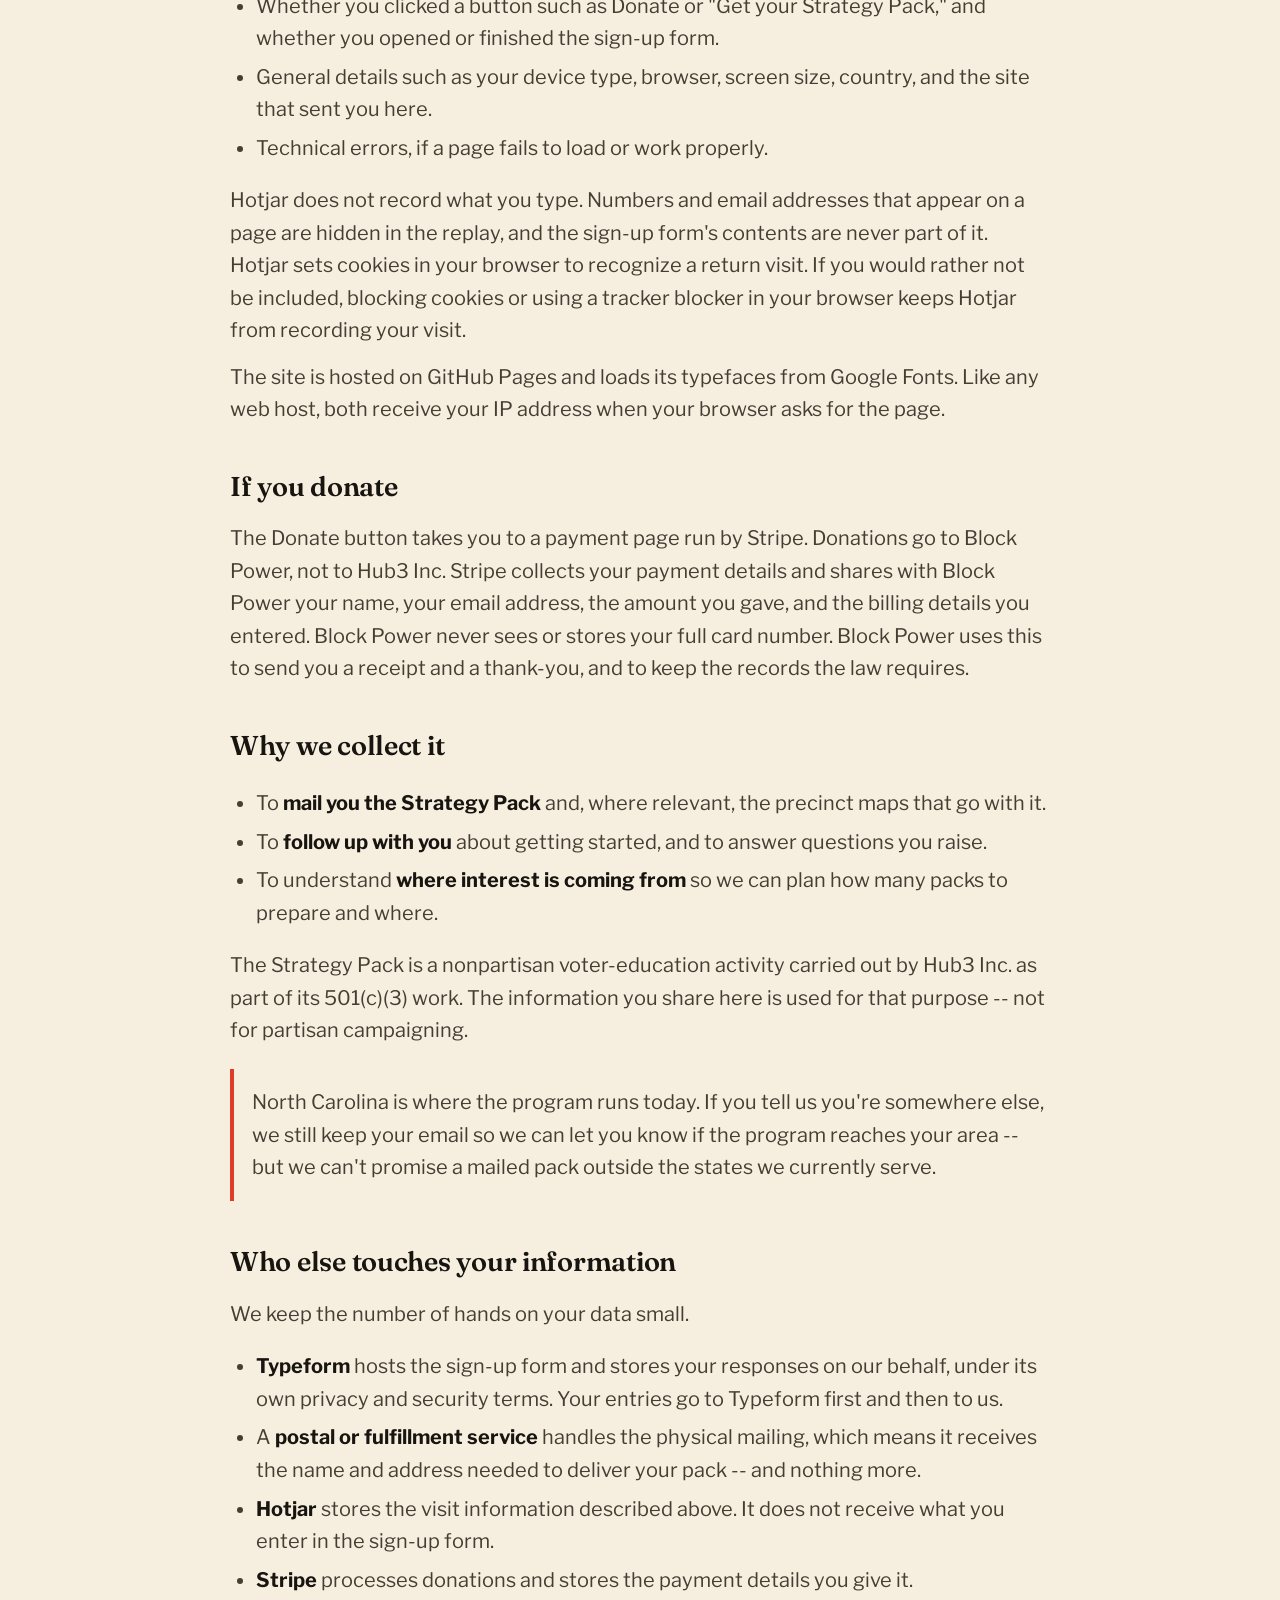
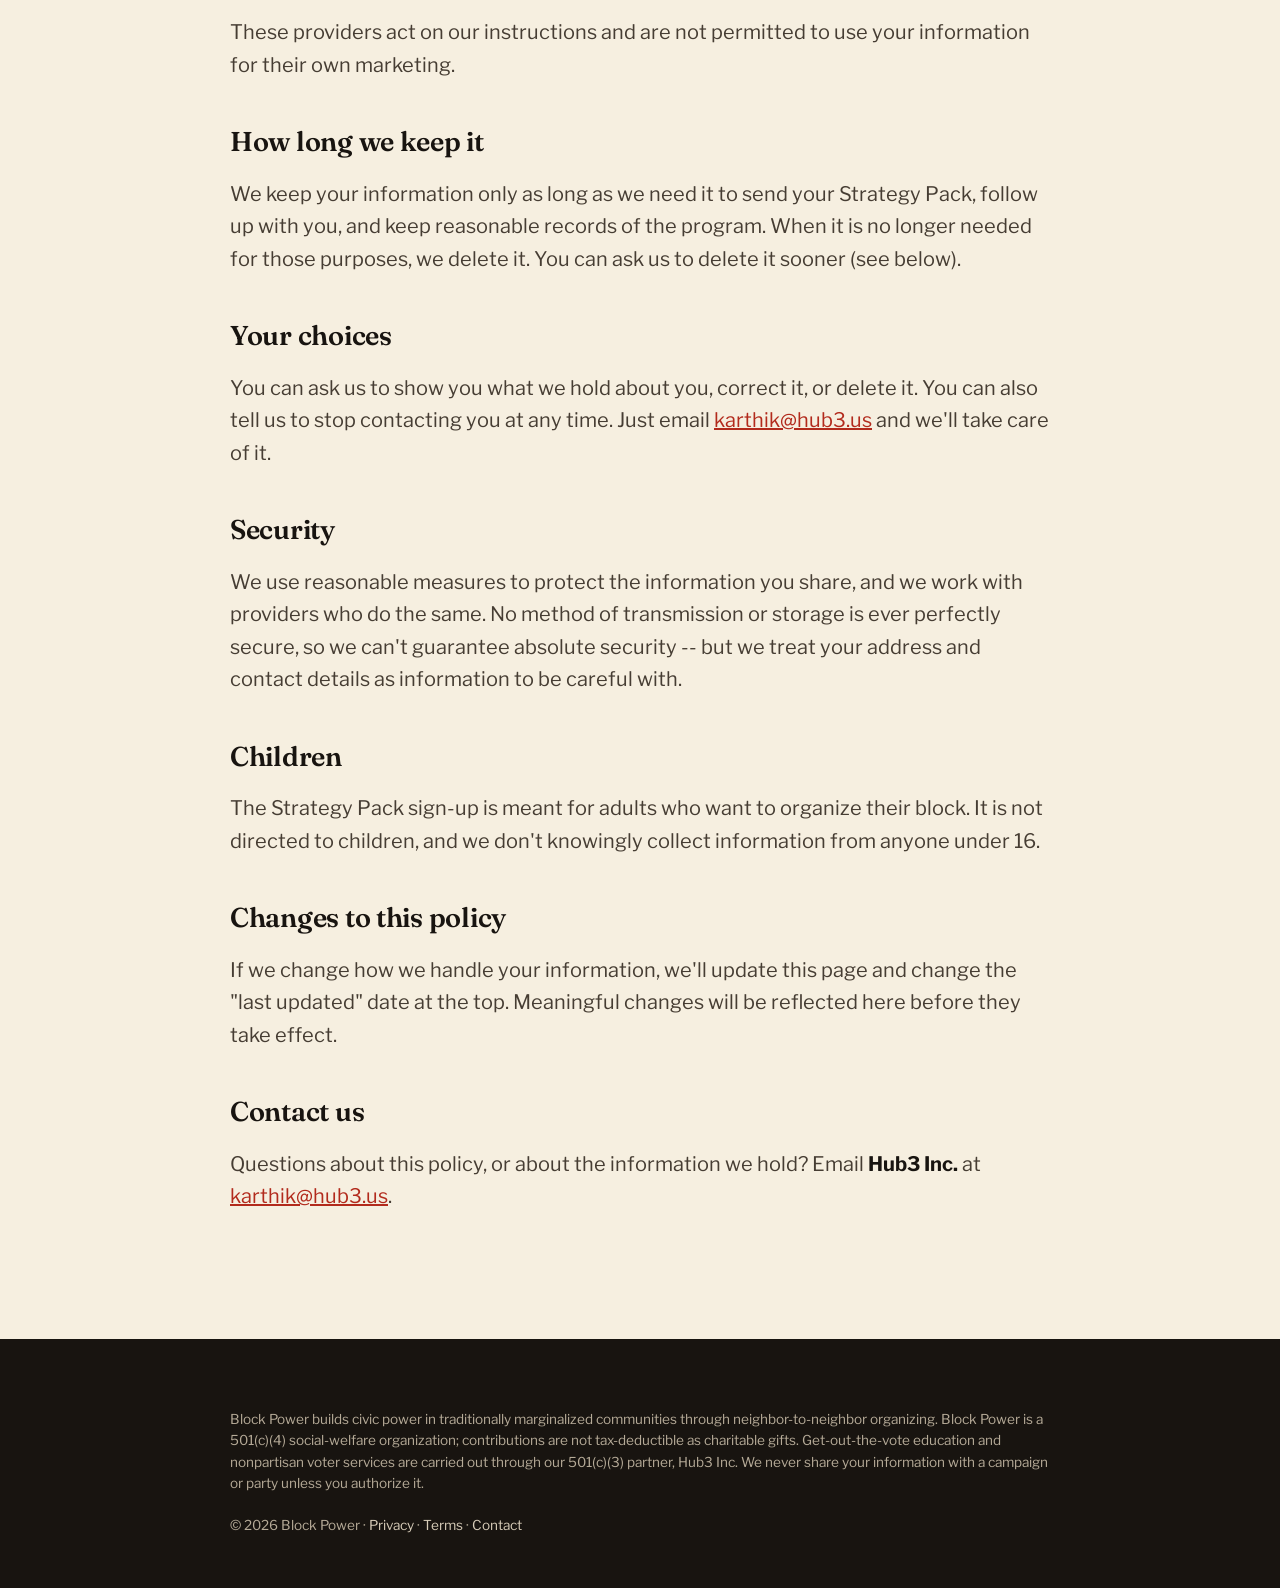
<file: privacy/index.html>
<!DOCTYPE html>
<html lang="en">
<head>
<meta charset="UTF-8" />
<meta name="viewport" content="width=device-width, initial-scale=1.0" />
<title>Privacy Policy -- Block Power</title>
<meta name="description" content="How the Block Power Strategy Pack form, operated by Hub3 Inc., handles the information you share -- what we collect, why, and the promise never to hand it to a campaign or party without your say-so." />
<meta name="robots" content="index, follow" />
<link rel="preconnect" href="https://fonts.googleapis.com" />
<link rel="preconnect" href="https://fonts.gstatic.com" crossorigin />
<link href="https://fonts.googleapis.com/css2?family=Fraunces:ital,opsz,wght@0,9..144,400;0,9..144,600;0,9..144,900;1,9..144,500&family=Libre+Franklin:wght@400;500;600;700&display=swap" rel="stylesheet" />
<link rel="stylesheet" href="/legal.css" />
<!-- Hotjar Tracking Code for Block Power -->
<script>
    (function(h,o,t,j,a,r){
        h.hj=h.hj||function(){(h.hj.q=h.hj.q||[]).push(arguments)};
        h._hjSettings={hjid:6855567,hjsv:6};
        a=o.getElementsByTagName('head')[0];
        r=o.createElement('script');r.async=1;
        r.src=t+h._hjSettings.hjid+j+h._hjSettings.hjsv;
        a.appendChild(r);
    })(window,document,'https://static.hotjar.com/c/hotjar-','.js?sv=');
</script>
</head>
<body>

<header class="nav">
  <div class="wrap nav-inner">
    <a class="brand" href="/">
      <span class="mark">B</span><span class="name">Block Power</span>
    </a>
    <a class="nav-back" href="/">← Back to blockpower.org</a>
  </div>
</header>

<main>
  <div class="wrap">
    <div class="doc-head">
      <span class="micro">Privacy Policy</span>
      <h1>Your information, and what we do with it</h1>
      <p class="updated">Last updated November 24, 2026</p>
    </div>

    <p>This policy covers the <strong>Strategy Pack</strong> sign-up form on blockpower.org and any information you share through it. It also explains what the website itself records when you visit, and what happens if you donate. The form is operated by <strong>Hub3 Inc.</strong>, a 501(c)(3) nonprofit, which prepares and mails the Strategy Pack as a nonpartisan get-out-the-vote resource. blockpower.org is run by <strong>Block Power</strong>, a 501(c)(4) social-welfare organization and Hub3's partner. Where this policy says "we," it means Hub3 Inc. as the organization responsible for your information.</p>

    <div class="promise">
      <p>We never sell, rent, or trade your information. We never hand it to a political campaign, party, candidate, or committee for their own use -- not for a fee, not for free -- unless you specifically tell us to.</p>
    </div>

    <h2>What we collect</h2>
    <p>Only what you type into the Strategy Pack form. That is:</p>
    <ul>
      <li>Your <strong>name</strong> and <strong>email address</strong>, so we can reach you.</li>
      <li>Your <strong>phone number</strong>, if you choose to give it (this one is optional).</li>
      <li>The <strong>mailing address</strong> you enter -- street, apartment or unit, city, and ZIP -- because the Strategy Pack is a physical packet we send by mail.</li>
      <li>A few <strong>organizing details</strong>: whether you live in a house or an apartment, roughly how much of your block or building you think you can cover, whether you are in North Carolina, and why you want to do this.</li>
    </ul>
    <p>Through the form, we do not collect anything you don't enter yourself. The form does not ask for a Social Security number, a date of birth, or any payment information, and you should never send those to us.</p>

    <h2>How the site itself is used</h2>
    <p>Separately from the form, blockpower.org uses Hotjar, a website analytics service, so Block Power can make the site easier to use. It is set up for Block Power, not for the Strategy Pack program. Hotjar records:</p>
    <ul>
      <li>A replay of your visit -- the pages you open, where you move, click, and tap, and how far you scroll.</li>
      <li>Which sections of the page you reached and roughly how long you stayed.</li>
      <li>Whether you clicked a button such as Donate or "Get your Strategy Pack," and whether you opened or finished the sign-up form.</li>
      <li>General details such as your device type, browser, screen size, country, and the site that sent you here.</li>
      <li>Technical errors, if a page fails to load or work properly.</li>
    </ul>
    <p>Hotjar does not record what you type. Numbers and email addresses that appear on a page are hidden in the replay, and the sign-up form's contents are never part of it. Hotjar sets cookies in your browser to recognize a return visit. If you would rather not be included, blocking cookies or using a tracker blocker in your browser keeps Hotjar from recording your visit.</p>
    <p>The site is hosted on GitHub Pages and loads its typefaces from Google Fonts. Like any web host, both receive your IP address when your browser asks for the page.</p>

    <h2>If you donate</h2>
    <p>The Donate button takes you to a payment page run by Stripe. Donations go to Block Power, not to Hub3 Inc. Stripe collects your payment details and shares with Block Power your name, your email address, the amount you gave, and the billing details you entered. Block Power never sees or stores your full card number. Block Power uses this to send you a receipt and a thank-you, and to keep the records the law requires.</p>

    <h2>Why we collect it</h2>
    <ul>
      <li>To <strong>mail you the Strategy Pack</strong> and, where relevant, the precinct maps that go with it.</li>
      <li>To <strong>follow up with you</strong> about getting started, and to answer questions you raise.</li>
      <li>To understand <strong>where interest is coming from</strong> so we can plan how many packs to prepare and where.</li>
    </ul>
    <p>The Strategy Pack is a nonpartisan voter-education activity carried out by Hub3 Inc. as part of its 501(c)(3) work. The information you share here is used for that purpose -- not for partisan campaigning.</p>

    <div class="callout">
      <p>North Carolina is where the program runs today. If you tell us you're somewhere else, we still keep your email so we can let you know if the program reaches your area -- but we can't promise a mailed pack outside the states we currently serve.</p>
    </div>

    <h2>Who else touches your information</h2>
    <p>We keep the number of hands on your data small.</p>
    <ul>
      <li><strong>Typeform</strong> hosts the sign-up form and stores your responses on our behalf, under its own privacy and security terms. Your entries go to Typeform first and then to us.</li>
      <li>A <strong>postal or fulfillment service</strong> handles the physical mailing, which means it receives the name and address needed to deliver your pack -- and nothing more.</li>
      <li><strong>Hotjar</strong> stores the visit information described above. It does not receive what you enter in the sign-up form.</li>
      <li><strong>Stripe</strong> processes donations and stores the payment details you give it.</li>
    </ul>
    <p>These providers act on our instructions and are not permitted to use your information for their own marketing.</p>

    <h2>How long we keep it</h2>
    <p>We keep your information only as long as we need it to send your Strategy Pack, follow up with you, and keep reasonable records of the program. When it is no longer needed for those purposes, we delete it. You can ask us to delete it sooner (see below).</p>

    <h2>Your choices</h2>
    <p>You can ask us to show you what we hold about you, correct it, or delete it. You can also tell us to stop contacting you at any time. Just email <a href="mailto:karthik@hub3.us">karthik@hub3.us</a> and we'll take care of it.</p>

    <h2>Security</h2>
    <p>We use reasonable measures to protect the information you share, and we work with providers who do the same. No method of transmission or storage is ever perfectly secure, so we can't guarantee absolute security -- but we treat your address and contact details as information to be careful with.</p>

    <h2>Children</h2>
    <p>The Strategy Pack sign-up is meant for adults who want to organize their block. It is not directed to children, and we don't knowingly collect information from anyone under 16.</p>

    <h2>Changes to this policy</h2>
    <p>If we change how we handle your information, we'll update this page and change the "last updated" date at the top. Meaningful changes will be reflected here before they take effect.</p>

    <h2>Contact us</h2>
    <p>Questions about this policy, or about the information we hold? Email <strong>Hub3 Inc.</strong> at <a href="mailto:karthik@hub3.us">karthik@hub3.us</a>.</p>
  </div>
</main>

<footer>
  <div class="wrap">
    <p class="legal">
      Block Power builds civic power in traditionally marginalized communities through neighbor-to-neighbor organizing. Block Power is a 501(c)(4) social-welfare organization; contributions are not tax-deductible as charitable gifts. Get-out-the-vote education and nonpartisan voter services are carried out through our 501(c)(3) partner, Hub3 Inc. We never share your information with a campaign or party unless you authorize it.
      <br /><br />
      © 2026 Block Power · <a href="/privacy/">Privacy</a> · <a href="/terms/">Terms</a> · <a href="/#contact">Contact</a>
    </p>
  </div>
</footer>

</body>
</html>
</file>
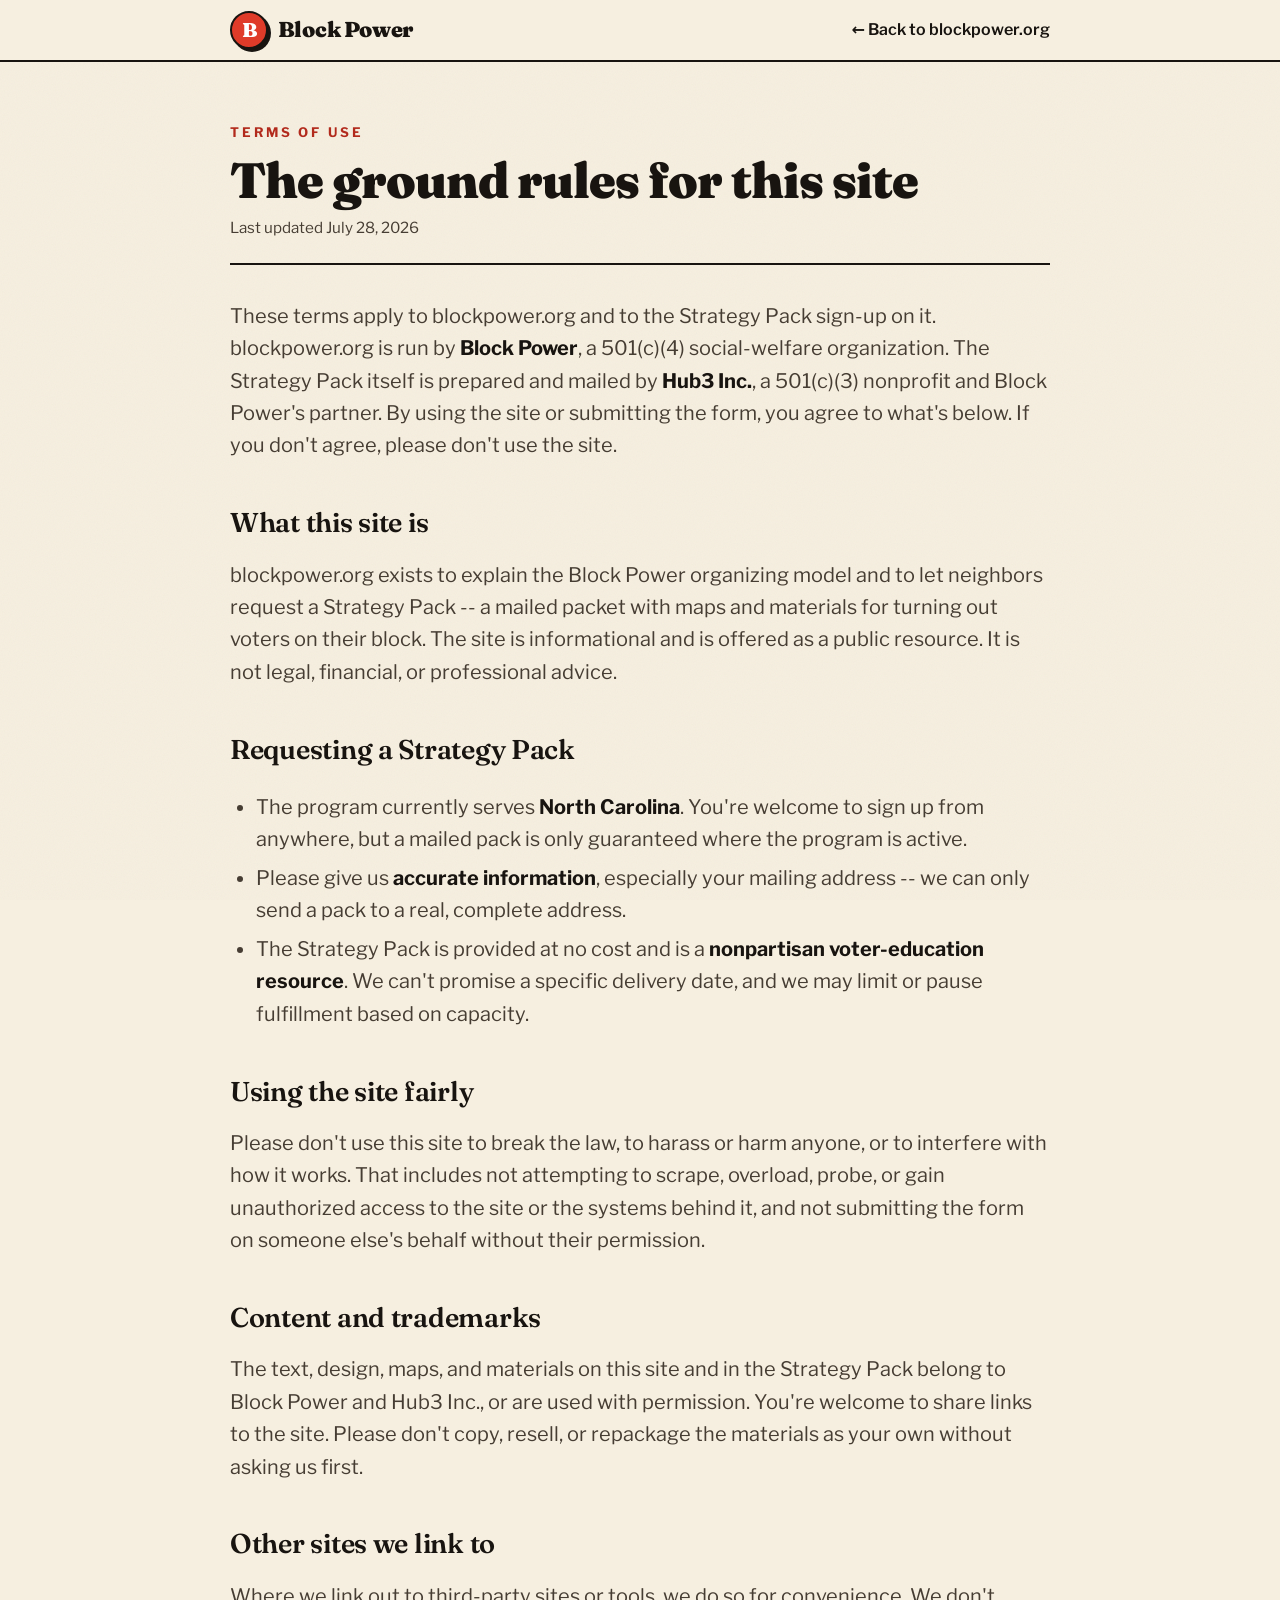
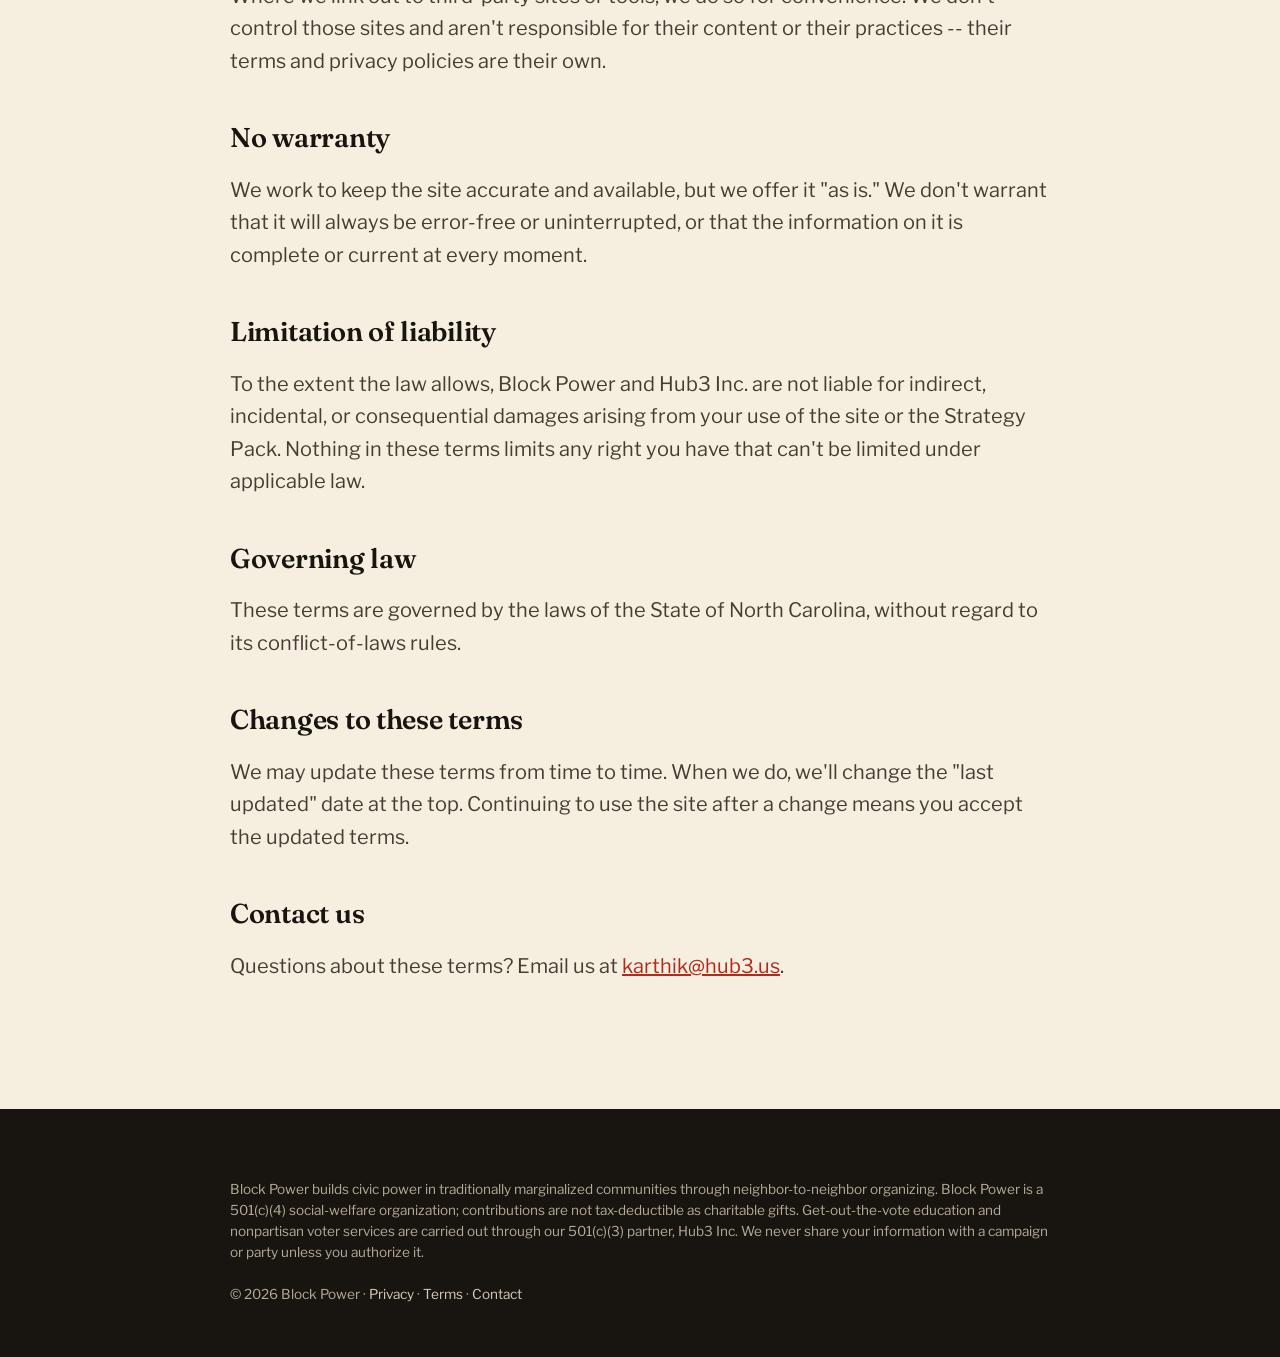
<file: terms/index.html>
<!DOCTYPE html>
<html lang="en">
<head>
<meta charset="UTF-8" />
<meta name="viewport" content="width=device-width, initial-scale=1.0" />
<title>Terms of Use -- Block Power</title>
<meta name="description" content="The terms for using blockpower.org and requesting a Strategy Pack from Hub3 Inc." />
<meta name="robots" content="index, follow" />
<link rel="preconnect" href="https://fonts.googleapis.com" />
<link rel="preconnect" href="https://fonts.gstatic.com" crossorigin />
<link href="https://fonts.googleapis.com/css2?family=Fraunces:ital,opsz,wght@0,9..144,400;0,9..144,600;0,9..144,900;1,9..144,500&family=Libre+Franklin:wght@400;500;600;700&display=swap" rel="stylesheet" />
<link rel="stylesheet" href="/legal.css" />
<!-- Hotjar Tracking Code for Block Power -->
<script>
    (function(h,o,t,j,a,r){
        h.hj=h.hj||function(){(h.hj.q=h.hj.q||[]).push(arguments)};
        h._hjSettings={hjid:6855567,hjsv:6};
        a=o.getElementsByTagName('head')[0];
        r=o.createElement('script');r.async=1;
        r.src=t+h._hjSettings.hjid+j+h._hjSettings.hjsv;
        a.appendChild(r);
    })(window,document,'https://static.hotjar.com/c/hotjar-','.js?sv=');
</script>
</head>
<body>

<header class="nav">
  <div class="wrap nav-inner">
    <a class="brand" href="/">
      <span class="mark">B</span><span class="name">Block Power</span>
    </a>
    <a class="nav-back" href="/">← Back to blockpower.org</a>
  </div>
</header>

<main>
  <div class="wrap">
    <div class="doc-head">
      <span class="micro">Terms of Use</span>
      <h1>The ground rules for this site</h1>
      <p class="updated">Last updated July 28, 2026</p>
    </div>

    <p>These terms apply to blockpower.org and to the Strategy Pack sign-up on it. blockpower.org is run by <strong>Block Power</strong>, a 501(c)(4) social-welfare organization. The Strategy Pack itself is prepared and mailed by <strong>Hub3 Inc.</strong>, a 501(c)(3) nonprofit and Block Power's partner. By using the site or submitting the form, you agree to what's below. If you don't agree, please don't use the site.</p>

    <h2>What this site is</h2>
    <p>blockpower.org exists to explain the Block Power organizing model and to let neighbors request a Strategy Pack -- a mailed packet with maps and materials for turning out voters on their block. The site is informational and is offered as a public resource. It is not legal, financial, or professional advice.</p>

    <h2>Requesting a Strategy Pack</h2>
    <ul>
      <li>The program currently serves <strong>North Carolina</strong>. You're welcome to sign up from anywhere, but a mailed pack is only guaranteed where the program is active.</li>
      <li>Please give us <strong>accurate information</strong>, especially your mailing address -- we can only send a pack to a real, complete address.</li>
      <li>The Strategy Pack is provided at no cost and is a <strong>nonpartisan voter-education resource</strong>. We can't promise a specific delivery date, and we may limit or pause fulfillment based on capacity.</li>
    </ul>

    <h2>Using the site fairly</h2>
    <p>Please don't use this site to break the law, to harass or harm anyone, or to interfere with how it works. That includes not attempting to scrape, overload, probe, or gain unauthorized access to the site or the systems behind it, and not submitting the form on someone else's behalf without their permission.</p>

    <h2>Content and trademarks</h2>
    <p>The text, design, maps, and materials on this site and in the Strategy Pack belong to Block Power and Hub3 Inc., or are used with permission. You're welcome to share links to the site. Please don't copy, resell, or repackage the materials as your own without asking us first.</p>

    <h2>Other sites we link to</h2>
    <p>Where we link out to third-party sites or tools, we do so for convenience. We don't control those sites and aren't responsible for their content or their practices -- their terms and privacy policies are their own.</p>

    <h2>No warranty</h2>
    <p>We work to keep the site accurate and available, but we offer it "as is." We don't warrant that it will always be error-free or uninterrupted, or that the information on it is complete or current at every moment.</p>

    <h2>Limitation of liability</h2>
    <p>To the extent the law allows, Block Power and Hub3 Inc. are not liable for indirect, incidental, or consequential damages arising from your use of the site or the Strategy Pack. Nothing in these terms limits any right you have that can't be limited under applicable law.</p>

    <h2>Governing law</h2>
    <p>These terms are governed by the laws of the State of North Carolina, without regard to its conflict-of-laws rules.</p>

    <h2>Changes to these terms</h2>
    <p>We may update these terms from time to time. When we do, we'll change the "last updated" date at the top. Continuing to use the site after a change means you accept the updated terms.</p>

    <h2>Contact us</h2>
    <p>Questions about these terms? Email us at <a href="mailto:karthik@hub3.us">karthik@hub3.us</a>.</p>
  </div>
</main>

<footer>
  <div class="wrap">
    <p class="legal">
      Block Power builds civic power in traditionally marginalized communities through neighbor-to-neighbor organizing. Block Power is a 501(c)(4) social-welfare organization; contributions are not tax-deductible as charitable gifts. Get-out-the-vote education and nonpartisan voter services are carried out through our 501(c)(3) partner, Hub3 Inc. We never share your information with a campaign or party unless you authorize it.
      <br /><br />
      © 2026 Block Power · <a href="/privacy/">Privacy</a> · <a href="/terms/">Terms</a> · <a href="/#contact">Contact</a>
    </p>
  </div>
</footer>

</body>
</html>
</file>
<file: legal.css>
/* Shared styles for Block Power legal pages (privacy, terms).
   Mirrors the tokens and chrome of index.html so these read as native. */
:root {
  --paper: #f6efe0;
  --paper-2: #efe5d2;
  --ink: #181410;
  --ink-soft: #463d33;
  --power: #df3b29;
  --power-deep: #b22a1c;
  --green: #15453a;
  --gold: #e0a02e;
  --line: #d6c8ad;
  --max: 820px;
  --r: 4px;
}

* { box-sizing: border-box; }
html { scroll-behavior: smooth; }
body {
  margin: 0;
  background: var(--paper);
  color: var(--ink);
  font-family: "Libre Franklin", system-ui, sans-serif;
  font-size: 20px;            /* large base for low-vision legibility */
  line-height: 1.62;
  -webkit-font-smoothing: antialiased;
  overflow-x: hidden;
}

/* paper grain, same as the home page */
body::before {
  content: "";
  position: fixed;
  inset: 0;
  pointer-events: none;
  z-index: 1;
  opacity: 0.05;
  mix-blend-mode: multiply;
  background-image: url("data:image/svg+xml,%3Csvg xmlns='http://www.w3.org/2000/svg' width='160' height='160'%3E%3Cfilter id='n'%3E%3CfeTurbulence type='fractalNoise' baseFrequency='0.85' numOctaves='3'/%3E%3C/filter%3E%3Crect width='100%25' height='100%25' filter='url(%23n)'/%3E%3C/svg%3E");
}

a { color: var(--power-deep); }
a:hover { color: var(--power); }

.wrap { width: min(var(--max), 92vw); margin: 0 auto; position: relative; z-index: 2; }

/* ---------- nav ---------- */
header.nav {
  position: sticky; top: 0; z-index: 40;
  background: rgba(246,239,224,0.86);
  backdrop-filter: blur(8px);
  border-bottom: 2px solid var(--ink);
}
.nav-inner { display: flex; align-items: center; justify-content: space-between; padding: 0.7rem 0; }
.brand { display: flex; align-items: center; gap: 0.6rem; text-decoration: none; font-weight: 800; color: var(--ink); }
.brand .mark {
  width: 38px; height: 38px; border-radius: 50%;
  background: var(--power); border: 2.5px solid var(--ink);
  display: grid; place-items: center; color: #fff; font-family: "Fraunces", serif; font-weight: 900;
  box-shadow: 3px 3px 0 var(--ink);
}
.brand .name { font-family: "Fraunces", serif; font-weight: 900; font-size: 1.35rem; letter-spacing: -0.01em; }
.nav-back { text-decoration: none; font-weight: 600; font-size: 1rem; color: var(--ink); }
.nav-back:hover { color: var(--power-deep); }

/* ---------- document ---------- */
main { padding: 3.2rem 0 4rem; }
.doc-head { border-bottom: 2px solid var(--ink); padding-bottom: 1.4rem; margin-bottom: 2.2rem; }
.micro {
  font-size: 0.82rem;
  letter-spacing: 0.22em;
  text-transform: uppercase;
  font-weight: 700;
  color: var(--power-deep);
}
h1 {
  font-family: "Fraunces", Georgia, serif;
  font-weight: 900;
  line-height: 1.05;
  letter-spacing: -0.02em;
  font-size: clamp(2.1rem, 5vw, 3.1rem);
  margin: 0.5rem 0 0.6rem;
}
.updated { color: var(--ink-soft); font-size: 0.95rem; margin: 0; }
h2 {
  font-family: "Fraunces", Georgia, serif;
  font-weight: 600;
  font-size: clamp(1.35rem, 3vw, 1.7rem);
  letter-spacing: -0.01em;
  margin: 2.4rem 0 0.6rem;
}
p, li { color: var(--ink-soft); }
main p { margin: 0.9rem 0; }
strong { color: var(--ink); }
ul { padding-left: 1.3em; }
li { margin: 0.4rem 0; }

.promise {
  background: var(--paper-2);
  border: 2.5px solid var(--ink);
  border-radius: var(--r);
  box-shadow: 5px 5px 0 var(--ink);
  padding: 1.3rem 1.5rem;
  margin: 2rem 0;
}
.promise p { margin: 0; color: var(--ink); font-weight: 500; }

.callout {
  border-left: 4px solid var(--power);
  padding: 0.2rem 0 0.2rem 1.1rem;
  margin: 1.4rem 0;
}

/* ---------- footer ---------- */
footer { background: var(--ink); color: var(--paper); padding: 3rem 0 2.4rem; margin-top: 3rem; position: relative; z-index: 2; }
footer a { color: #d8cdb9; text-decoration: none; }
footer a:hover { color: var(--gold); }
.legal { color: #b6ab98; font-size: 0.85rem; line-height: 1.55; margin-top: 1.4rem; }

@media (max-width: 640px) {
  body { font-size: 19px; }
}
</file>
